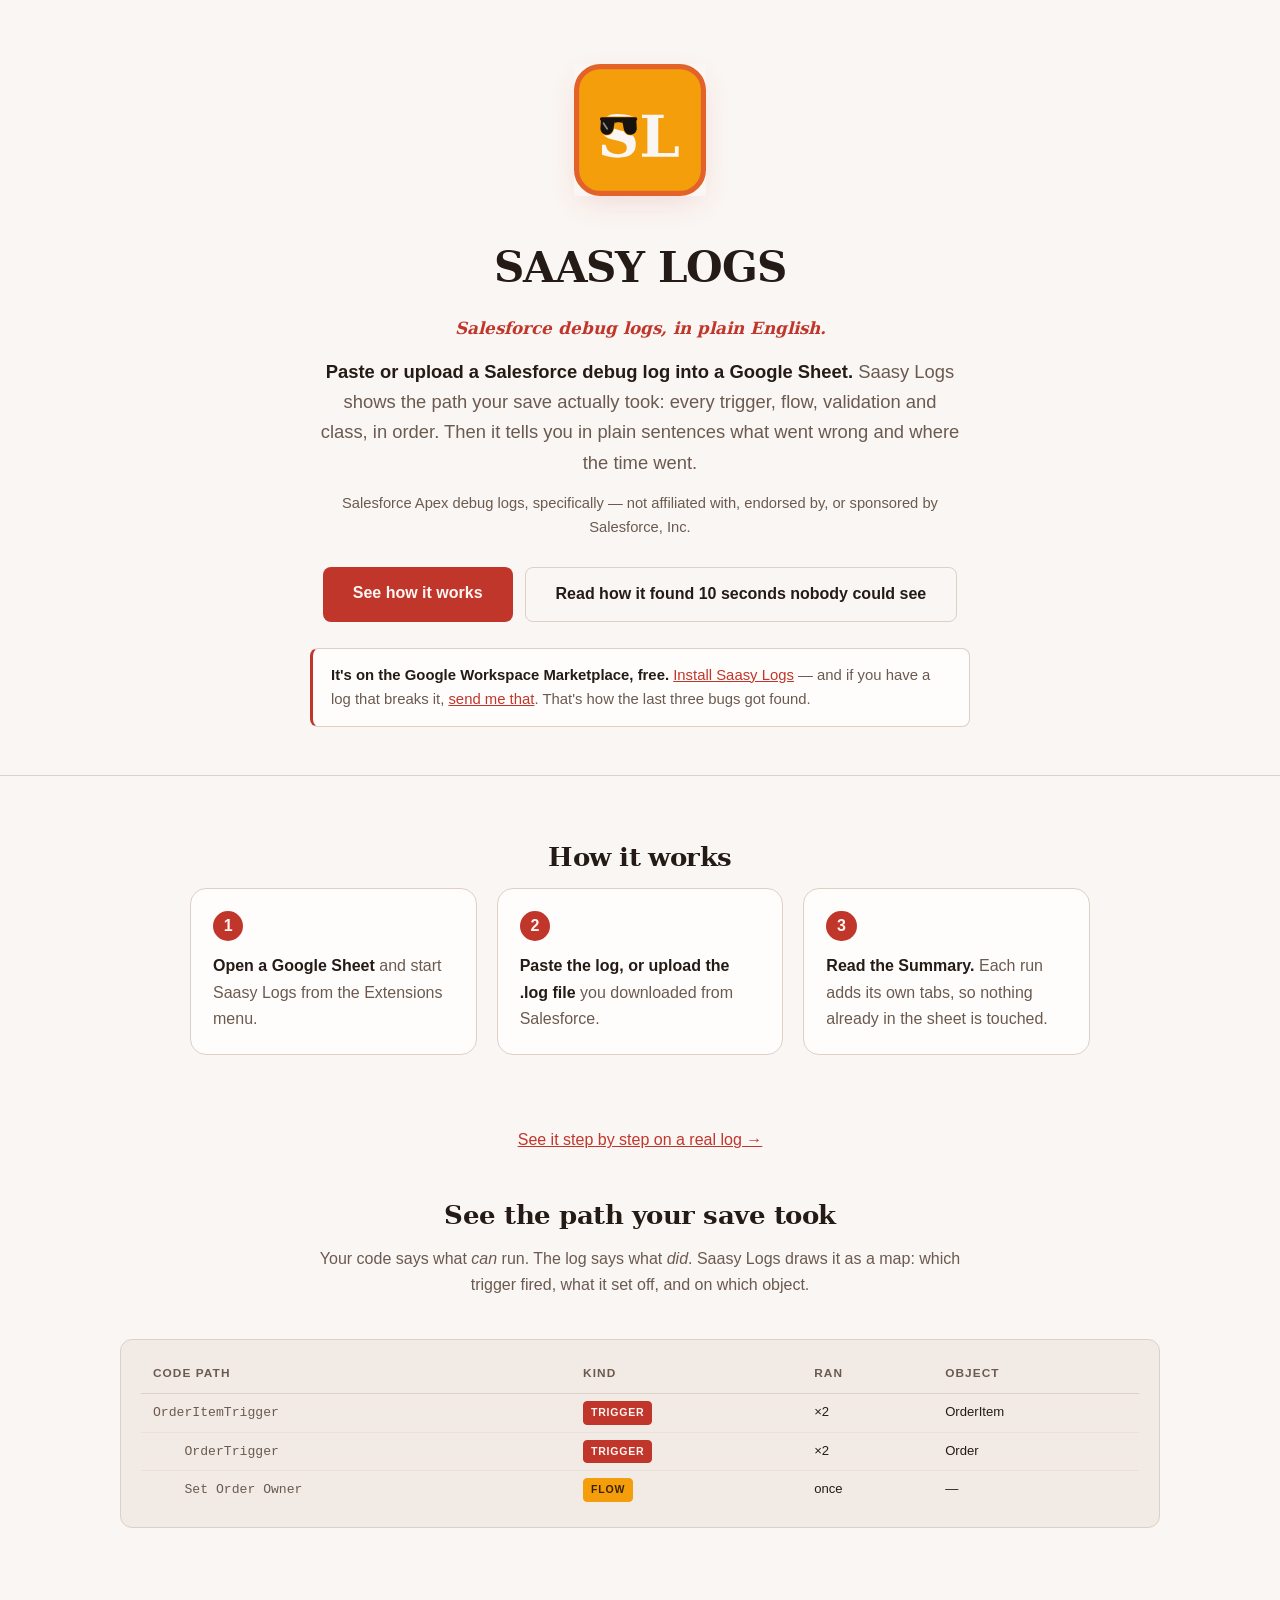
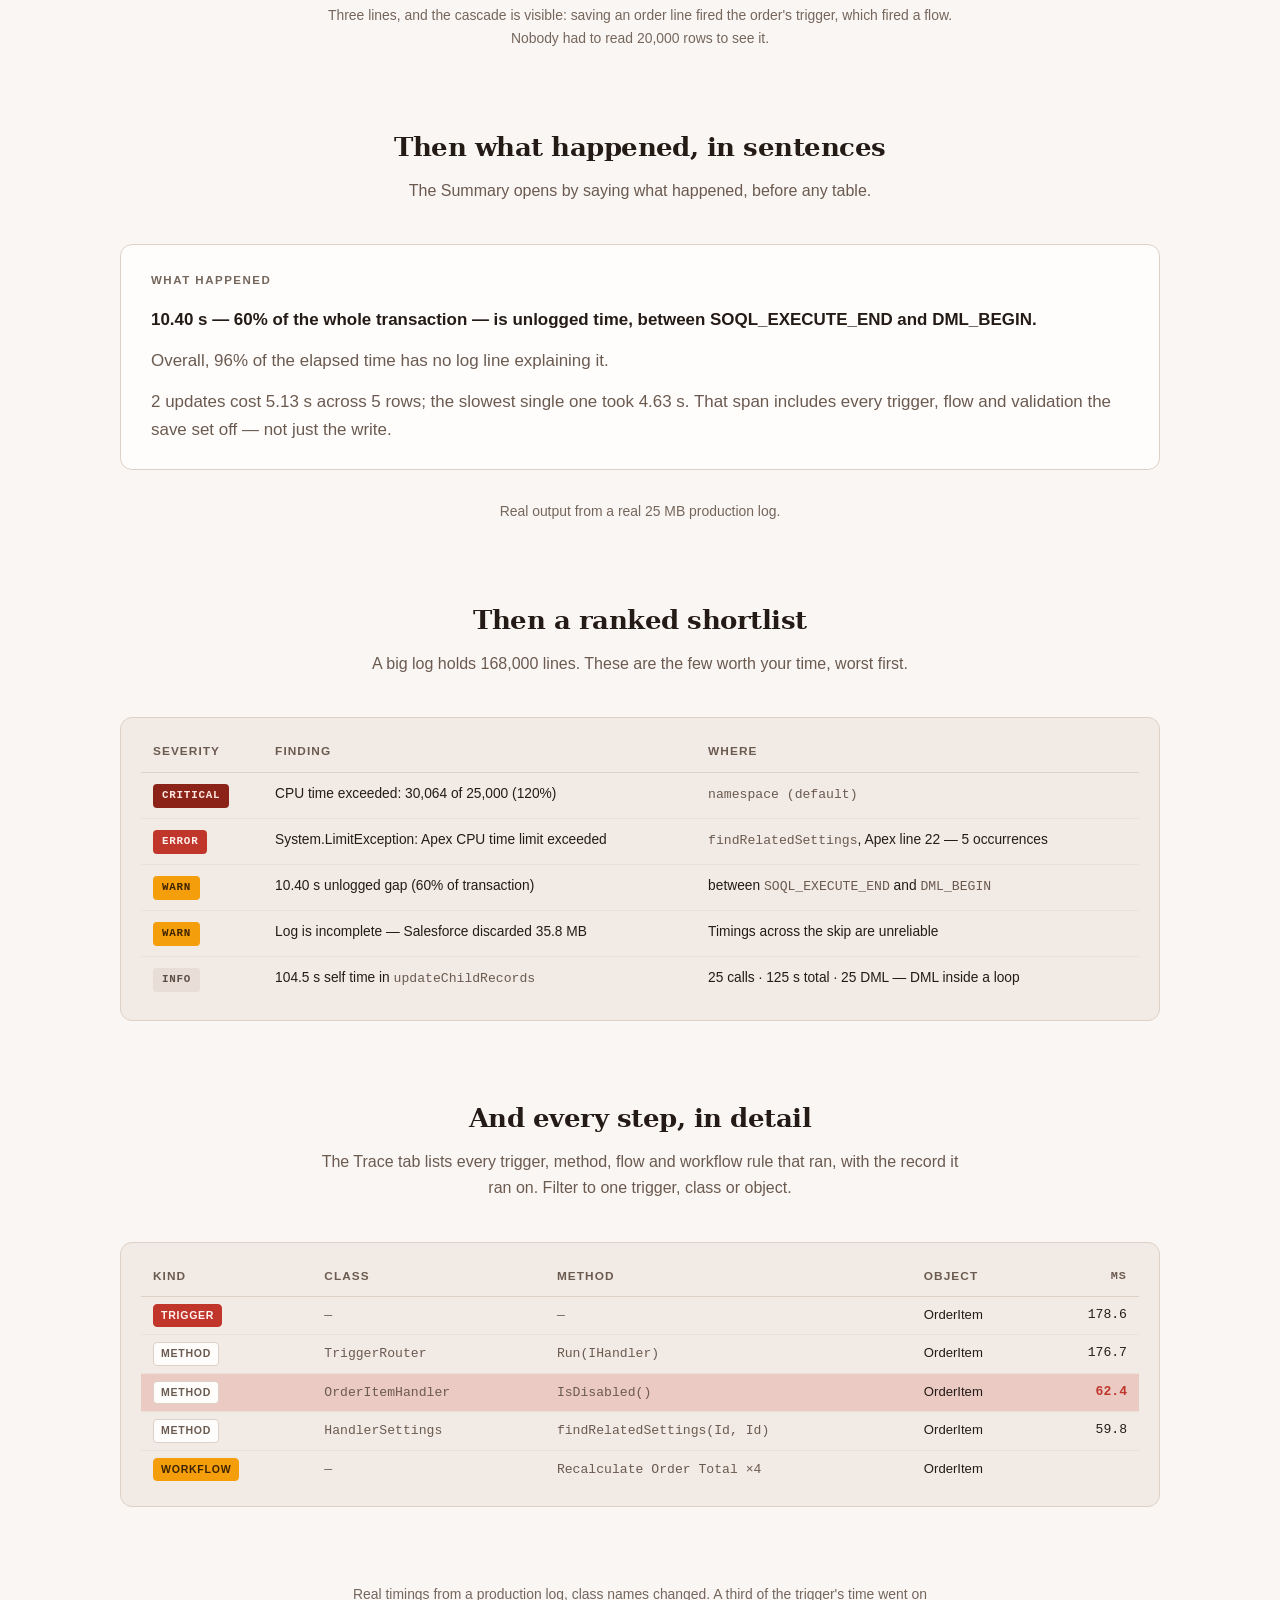
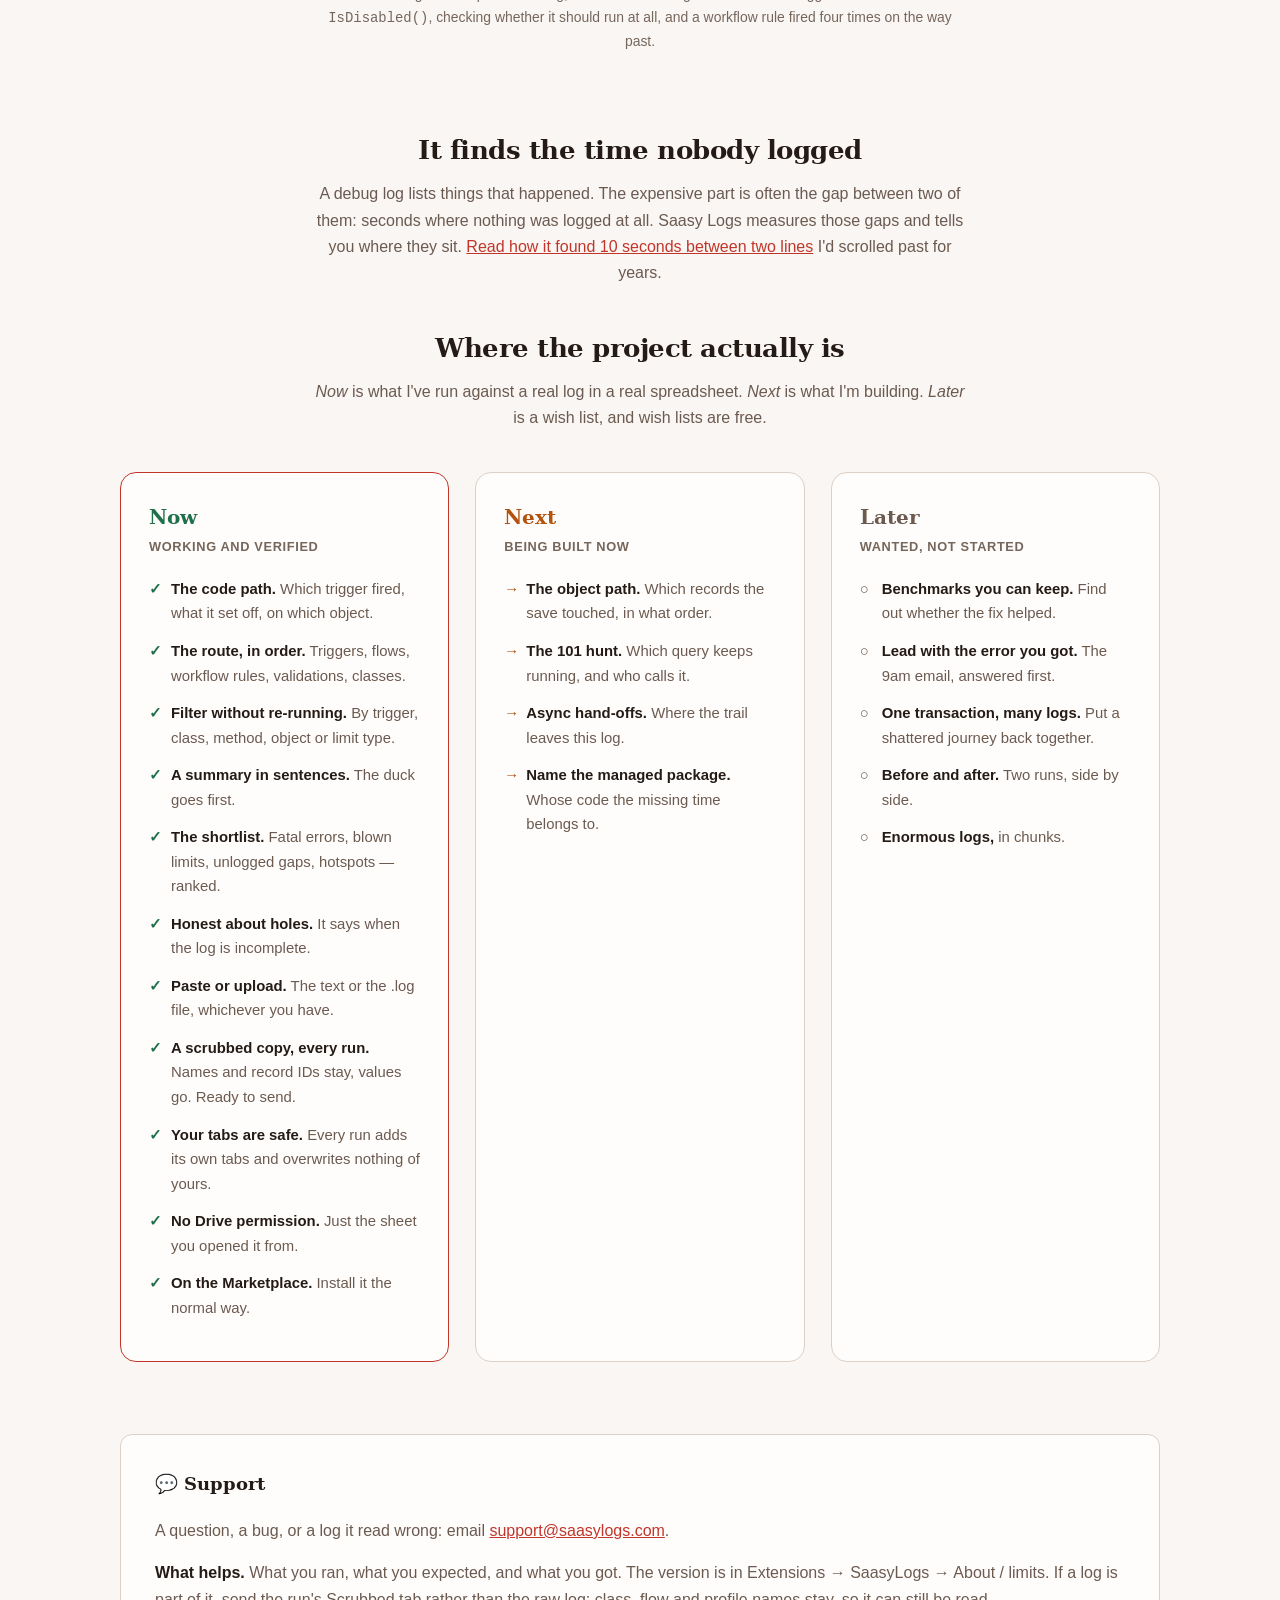
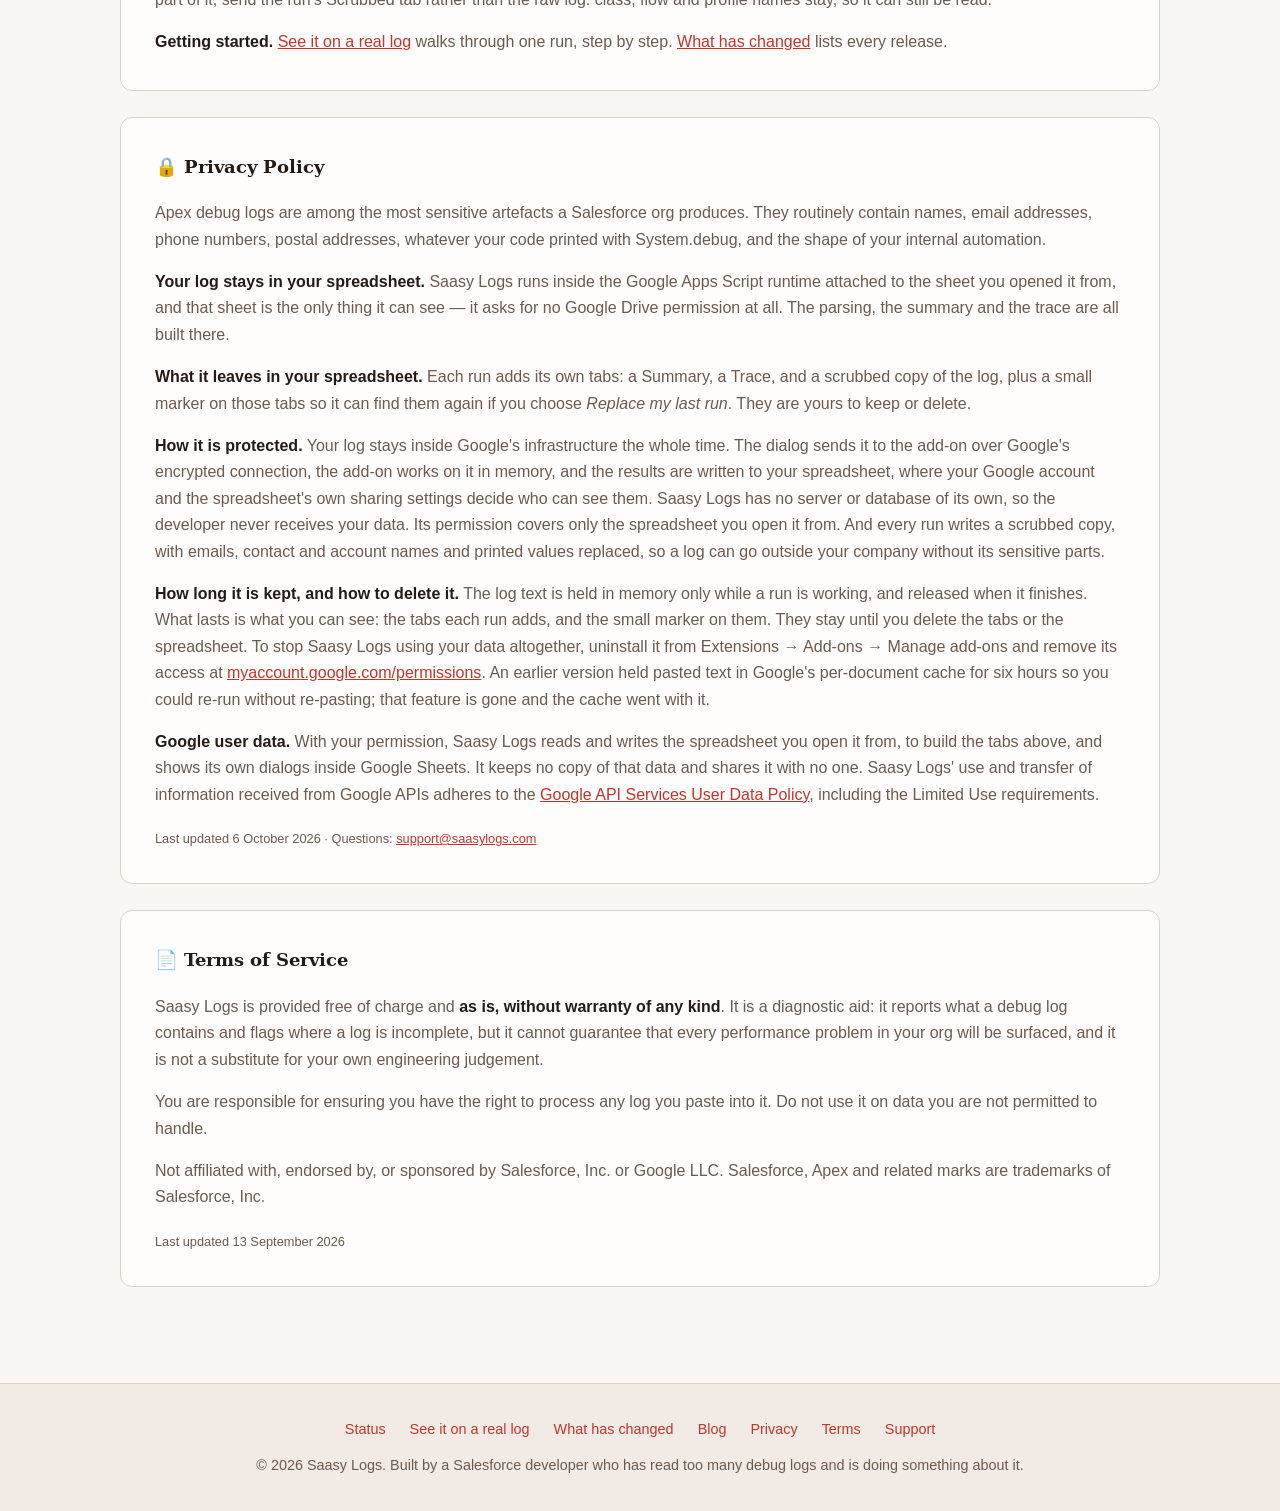
<file: index.html>
<!DOCTYPE html>
<html lang="en">
<head>
<meta charset="UTF-8">
<meta name="viewport" content="width=device-width, initial-scale=1.0">

<title>Saasy Logs — Salesforce Debug Log Analyzer for Google Sheets</title>
<meta name="description" content="Paste or upload a Salesforce debug log into a Google Sheet and see the path your save actually took: every trigger, flow and class, in order, then what went wrong and where the time went.">
<link rel="canonical" href="https://saasylogs.com/">

<!-- Two theme-colors so the browser chrome follows the user's system setting. -->
<meta name="theme-color" content="#faf6f3" media="(prefers-color-scheme: light)">
<meta name="theme-color" content="#17120f" media="(prefers-color-scheme: dark)">

<!-- Open Graph / Twitter so shared links preview properly -->
<meta property="og:type" content="website">
<meta property="og:url" content="https://saasylogs.com/">
<meta property="og:site_name" content="Saasy Logs">
<meta property="og:title" content="Saasy Logs — Salesforce Debug Log Analyzer for Google Sheets">
<meta property="og:description" content="Stop scrolling 25 MB of raw log. See which triggers, flows and workflow rules actually ran, in what order, on which records — in a spreadsheet.">
<meta name="twitter:card" content="summary_large_image">
<meta name="twitter:title" content="Saasy Logs — Salesforce Debug Log Analyzer">
<meta name="twitter:description" content="Salesforce Apex debug logs, read back as the path your transaction actually took — triggers, flows, workflow rules and classes, in the order they ran.">

<!--
  Two marks, deliberately. logo.svg is the SL monogram — Marigold with an
  Ember keyline baked into the file, because Google, Slack and LinkedIn all
  render it on backgrounds of their own and CSS reaches none of them.
  favicon.svg is the sunglasses alone, Soot on a Marigold tile: at 16-32px a
  4% keyline is sub-pixel and turns to mush, so the small mark takes its
  contrast from the tile instead, at 8.65:1.
  .ico is listed last as a fallback for browsers that ignore SVG icons.

  This used to say "the glasses left the logo - letters cannot wear sunglasses
  and still be letters." They came back on 21 Sept and they do both, but only
  because of a Marigold halo that keeps the black glass off the white letter.
  brand/README.md has the position and why it is not a free parameter.

  VERSION EACH URL INDEPENDENTLY. Browsers cache favicons far more aggressively
  than anything else on a page - often past a hard reload, sometimes
  indefinitely - so the blue mark survived the recolour on machines that had
  already seen it. Bump a number only when THAT file's bytes change:

    favicon*        v=2   unchanged since 19 Sept
    logo.svg        v=3   sunglasses, 21 Sept
    og-image.png    v=4   rebuilt twice after v=3 while the glasses moved

  og-image is the cautionary one. It went to v=3, then the image was
  regenerated twice at different glasses heights without the number moving -
  so for two commits the tag promised a file that had already changed under
  it. A regenerated asset needs a bump even when nothing in the HTML did.
-->
<link rel="icon" type="image/svg+xml" href="/brand/favicon.svg?v=2">
<link rel="apple-touch-icon" href="/brand/favicon-180.png?v=2">
<link rel="icon" type="image/png" sizes="32x32" href="/brand/favicon-32.png?v=2">
<link rel="icon" href="/brand/favicon.ico?v=2" sizes="any">
<!--
  og:image is 1200x630, not the 512 square it used to be. twitter:card above
  has always said summary_large_image, which wants roughly 1.91:1 - handed a
  square, the card either crops it or quietly downgrades. The tag claimed a
  layout the image could not fill. 1200x630 is what both LinkedIn and X read.
-->
<meta property="og:image" content="https://saasylogs.com/og-image.png?v=4">
<meta property="og:image:width" content="1200">
<meta property="og:image:height" content="630">
<meta property="og:image:alt" content="Saasy Logs: an S and L monogram wearing sunglasses, over the words Saasy Logs">
<meta name="twitter:image" content="https://saasylogs.com/og-image.png?v=4">

<link rel="stylesheet" href="/styles.css?v=5">
</head>
<body>

<header>
  <!-- ?v=3: logo.svg changed on 21 Sept (the sunglasses came back). The
       favicons below are still v=2 because those files did NOT change - the
       point of the query string is to move only when the bytes do. -->
  <img class="logo" src="/brand/logo.svg?v=3" width="132" height="132"
       alt="Saasy Logs logo: an S and L monogram wearing sunglasses">

  <h1>SAASY LOGS</h1>

  <p class="kicker">Salesforce debug logs, in plain English.</p>

  <!--
    REWRITTEN 1 Oct: readers found the page hard to digest. The hero used to
    open on an idea ("The code is what events could happen, the debug log is
    what did") and only said what the product IS about 70 words in. The gap
    idea then came back twice more further down.

    The father-in-law test still holds (see the 24 Sept note in history): a
    newcomer, or someone choosing a tool for their team, has to get it without
    ever having read a log. So: what it is and what you do, in one paragraph,
    path first per the Voice rule. The gap idea moved to its own section below,
    said once, with the blog post that makes it land.

    The SaaS pun was the kicker. It needed explaining, which a kicker cannot
    do; the name still carries it.

    Keep this in step with the Marketplace short description. One message, no
    drift.
  -->
  <p class="tagline">
    <strong>Paste or upload a Salesforce debug log into a Google Sheet.</strong>
    Saasy&nbsp;Logs shows the path your save actually took: every trigger, flow,
    validation and class, in order. Then it tells you in plain sentences what
    went wrong and where the time went.
  </p>

  <p class="scope">
    Salesforce Apex debug logs, specifically — not affiliated with, endorsed by,
    or sponsored by Salesforce,&nbsp;Inc.
  </p>

  <!--
    The second CTA points at ONE post, not the blog index.

    Randi's father-in-law — blue collar, not technical — read that post and
    found it sold the tool better than this page did. That is the data point
    that matters: a non-technical reader understood the post and did not
    understand the page. The post opens on two adjacent log lines with eleven
    seconds between them, which needs no Salesforce knowledge at all, because
    the finding is about TIME rather than about Apex.

    Sending someone to the blog index instead makes them hunt for that, and
    the index leads with whatever is newest. The footer keeps the general
    link; this one goes where the argument is.
  -->
  <div class="cta-row">
    <a href="#how" class="cta-btn">See how it works</a>
    <a href="https://salesforcegirl.hashnode.dev/logs-record-events-not-silence"
       class="cta-btn secondary">Read how it found 10&nbsp;seconds nobody could see</a>
  </div>

  <!--
    The word "beta" is gone, and not for polish. Google lists "the app is
    still being tested and not publicly ready" as a common cause of a
    Marketplace listing failing review, and the reviewer follows the link on
    the listing to this page. A page that announces it is in beta answers that
    question for them.

    What replaces it says the same true thing — it is not on the Marketplace
    yet, so getting it is a conversation — without using the word that reads
    as "unfinished". The ask for breaking logs stays; it is the most useful
    sentence on the page and it has actually worked.

    Decided 18 Nov: OAuth verification passed and the listing went in for
    Marketplace review. "Email me and I'll set you up" read as gated access to
    a reviewer, so it now says the listing is coming and email is the way in
    until then. On approval, this becomes the install link.

    Decided 19 Nov: the listing was approved and published, so the notice is
    the install link now. Email stays for logs that break it.
  -->
  <p class="notice">
    <strong>It's on the Google Workspace Marketplace, free.</strong>
    <a href="https://workspace.google.com/marketplace/app/saasy_logs/726192293541">Install
    Saasy&nbsp;Logs</a> — and if you have a log that breaks it,
    <a href="mailto:support@saasylogs.com?subject=Saasy%20Logs%20log">send me that</a>.
    That's how the last three bugs got found.
  </p>
</header>

<main>
  <div class="wrap">

    <!--
      ORDER, 1 Oct: how it works, then the path, then what happened, then the
      shortlist, then the full trace, then the gaps. Path first per the Voice
      rule and because it is the thing nobody else shows. Each heading says
      what its section holds, so the page reads from the headings alone.
    -->
    <h2 class="section-title" id="how">How it works</h2>
    <ol class="steps">
      <li><strong>Open a Google Sheet</strong> and start Saasy&nbsp;Logs from the
        Extensions menu.</li>
      <li><strong>Paste the log, or upload the .log file</strong> you downloaded
        from Salesforce.</li>
      <li><strong>Read the Summary.</strong> Each run adds its own tabs, so
        nothing already in the sheet is touched.</li>
    </ol>
    <p class="section-sub"><a href="/see/">See it step by step on a real log &rarr;</a></p>

    <h2 class="section-title">See the path your save took</h2>
    <p class="section-sub">
      Your code says what <em>can</em> run. The log says what <em>did</em>.
      Saasy&nbsp;Logs draws it as a map: which trigger fired, what it set off,
      and on which object.
    </p>

    <!--
      Real shape from a real log: a line-item trigger fires the parent's
      trigger, which fires a flow. Names are invented (the originals belong to
      somebody's org) and the timings are left off, because the per-step totals
      add up across repeated runs and read as nonsense out of context.
    -->
    <div class="sample">
      <table class="trace">
        <caption class="sr-only">Example code path: the top-level steps a save went through</caption>
        <thead>
          <tr><th>Code path</th><th>Kind</th><th>Ran</th><th>Object</th></tr>
        </thead>
        <tbody>
          <tr><td><code>OrderItemTrigger</code></td><td><span class="k k-trig">Trigger</span></td><td>×2</td><td>OrderItem</td></tr>
          <tr><td><code>&nbsp;&nbsp;&nbsp;&nbsp;OrderTrigger</code></td><td><span class="k k-trig">Trigger</span></td><td>×2</td><td>Order</td></tr>
          <tr><td><code>&nbsp;&nbsp;&nbsp;&nbsp;Set Order Owner</code></td><td><span class="k k-wf">Flow</span></td><td>once</td><td>—</td></tr>
        </tbody>
      </table>
    </div>

    <p class="story-note">
      Three lines, and the cascade is visible: saving an order line fired the
      order's trigger, which fired a flow. Nobody had to read 20,000 rows to see it.
    </p>

    <h2 class="section-title">Then what happened, in sentences</h2>
    <p class="section-sub">
      The Summary opens by saying what happened, before any table.
    </p>

    <div class="story">
      <div class="story-head">What happened</div>
      <p class="lead">
        10.40&nbsp;s — 60% of the whole transaction — is unlogged time, between
        SOQL_EXECUTE_END and DML_BEGIN.
      </p>
      <p class="rest">
        Overall, 96% of the elapsed time has no log line explaining it.
      </p>
      <p class="rest">
        2 updates cost 5.13&nbsp;s across 5 rows; the slowest single one took
        4.63&nbsp;s. That span includes every trigger, flow and validation the save
        set off — not just the write.
      </p>
    </div>

    <p class="story-note">
      Real output from a real 25&nbsp;MB production log.
    </p>

    <h2 class="section-title">Then a ranked shortlist</h2>
    <p class="section-sub">
      A big log holds 168,000 lines. These are the few worth your time, worst first.
    </p>

    <div class="sample">
      <table>
        <caption class="sr-only">Example ranked findings from a debug log</caption>
        <thead>
          <tr><th scope="col">Severity</th><th scope="col">Finding</th><th scope="col">Where</th></tr>
        </thead>
        <tbody>
          <tr>
            <td><span class="sev sev-crit">CRITICAL</span></td>
            <td>CPU time exceeded: 30,064 of 25,000 (120%)</td>
            <td><code>namespace (default)</code></td>
          </tr>
          <tr>
            <td><span class="sev sev-err">ERROR</span></td>
            <td>System.LimitException: Apex CPU time limit exceeded</td>
            <td><code>findRelatedSettings</code>, Apex line 22 — 5 occurrences</td>
          </tr>
          <tr>
            <td><span class="sev sev-warn">WARN</span></td>
            <td>10.40 s unlogged gap (60% of transaction)</td>
            <td>between <code>SOQL_EXECUTE_END</code> and <code>DML_BEGIN</code></td>
          </tr>
          <tr>
            <td><span class="sev sev-warn">WARN</span></td>
            <td>Log is incomplete — Salesforce discarded 35.8 MB</td>
            <td>Timings across the skip are unreliable</td>
          </tr>
          <tr>
            <td><span class="sev sev-info">INFO</span></td>
            <td>104.5 s self time in <code>updateChildRecords</code></td>
            <td>25 calls · 125 s total · 25 DML — DML inside a loop</td>
          </tr>
        </tbody>
      </table>
    </div>

    <h2 class="section-title">And every step, in detail</h2>
    <p class="section-sub">
      The Trace tab lists every trigger, method, flow and workflow rule that ran,
      with the record it ran on. Filter to one trigger, class or object.
    </p>

    <div class="sample">
      <table class="trace">
        <caption class="sr-only">Excerpt of a trace, inside a trigger</caption>
        <thead>
          <tr><th>Kind</th><th>Class</th><th>Method</th><th>Object</th><th class="num">ms</th></tr>
        </thead>
        <tbody>
          <tr><td><span class="k k-trig">Trigger</span></td><td><code>—</code></td><td><code>—</code></td><td>OrderItem</td><td class="num">178.6</td></tr>
          <tr><td><span class="k">Method</span></td><td><code>TriggerRouter</code></td><td><code>Run(IHandler)</code></td><td>OrderItem</td><td class="num">176.7</td></tr>
          <tr class="hot"><td><span class="k">Method</span></td><td><code>OrderItemHandler</code></td><td><code>IsDisabled()</code></td><td>OrderItem</td><td class="num">62.4</td></tr>
          <tr><td><span class="k">Method</span></td><td><code>HandlerSettings</code></td><td><code>findRelatedSettings(Id, Id)</code></td><td>OrderItem</td><td class="num">59.8</td></tr>
          <tr><td><span class="k k-wf">Workflow</span></td><td><code>—</code></td><td><code>Recalculate Order Total ×4</code></td><td>OrderItem</td><td class="num"></td></tr>
        </tbody>
      </table>
    </div>

    <p class="story-note">
      Real timings from a production log, class names changed. A third of the
      trigger's time went on <code>IsDisabled()</code>, checking whether it should
      run at all, and a workflow rule fired four times on the way past.
    </p>

    <h2 class="section-title">It finds the time nobody logged</h2>
    <p class="section-sub">
      A debug log lists things that happened. The expensive part is often the
      gap between two of them: seconds where nothing was logged at all. Saasy&nbsp;Logs
      measures those gaps and tells you where they sit.
      <a href="https://salesforcegirl.hashnode.dev/logs-record-events-not-silence">Read
      how it found 10&nbsp;seconds between two lines</a> I'd scrolled past for years.
    </p>

    <h2 class="section-title" id="status">Where the project actually is</h2>
    <p class="section-sub">
      <em>Now</em> is what I've run against a real log in a real spreadsheet.
      <em>Next</em> is what I'm building. <em>Later</em> is a wish list, and wish
      lists are free.
    </p>

    <div class="stage-grid">

      <!--
        "Scrub before you share. You choose what it keeps." was here until
        24 Sept and it was false. The opt-in flags it referred to
        (aliasApexNames, aliasSchema, aliasIds) exist only as Node CLI
        arguments — the add-on dialog calls scrubLog(text, {}) and offers no
        choice at all. A Now list headed "Working and verified" is the worst
        place on the site to overstate, and this one invited a reader to look
        for a control that is not there.

        What replaces it is two checkable facts, taken from the KEPT/REPLACED
        header in Scrub.gs: names and record IDs survive a default scrub,
        values do not. The tab is new as of the v0.2.0 push.
      -->
      <div class="stage-card is-now">
        <div class="stage-name now">Now</div>
        <div class="stage-sub">Working and verified</div>
        <ul class="feature-list">
          <li><strong>The code path.</strong> Which trigger fired, what it set off, on which object.</li>
          <li><strong>The route, in order.</strong> Triggers, flows, workflow rules, validations, classes.</li>
          <li><strong>Filter without re-running.</strong> By trigger, class, method, object or limit type.</li>
          <li><strong>A summary in sentences.</strong> The duck goes first.</li>
          <li><strong>The shortlist.</strong> Fatal errors, blown limits, unlogged gaps, hotspots — ranked.</li>
          <li><strong>Honest about holes.</strong> It says when the log is incomplete.</li>
          <li><strong>Paste or upload.</strong> The text or the .log file, whichever you have.</li>
          <li><strong>A scrubbed copy, every run.</strong> Names and record IDs stay, values go. Ready to send.</li>
          <li><strong>Your tabs are safe.</strong> Every run adds its own tabs and overwrites nothing of yours.</li>
          <li><strong>No Drive permission.</strong> Just the sheet you opened it from.</li>
          <li><strong>On the Marketplace.</strong> Install it the normal way.</li>
        </ul>
      </div>

      <div class="stage-card is-next">
        <div class="stage-name next">Next</div>
        <div class="stage-sub">Being built now</div>
        <ul class="feature-list">
          <li><strong>The object path.</strong> Which records the save touched, in what order.</li>
          <li><strong>The 101 hunt.</strong> Which query keeps running, and who calls it.</li>
          <li><strong>Async hand-offs.</strong> Where the trail leaves this log.</li>
          <li><strong>Name the managed package.</strong> Whose code the missing time belongs to.</li>
        </ul>
      </div>

      <div class="stage-card is-later">
        <div class="stage-name later">Later</div>
        <div class="stage-sub">Wanted, not started</div>
        <ul class="feature-list">
          <li><strong>Benchmarks you can keep.</strong> Find out whether the fix helped.</li>
          <li><strong>Lead with the error you got.</strong> The 9am email, answered first.</li>
          <li><strong>One transaction, many logs.</strong> Put a shattered journey back together.</li>
          <li><strong>Before and after.</strong> Two runs, side by side.</li>
          <li><strong>Enormous logs,</strong> in chunks.</li>
        </ul>
      </div>



    </div>

    <!-- 4 Oct, for the Marketplace listing's Support URL. Until now the only
         contact was a mailto in the footer, and the listing needs a support
         link that lands on support, not on the homepage generally. -->
    <section class="legal-section" id="support">
      <h3>💬 Support</h3>
      <p>
        A question, a bug, or a log it read wrong: email
        <a href="mailto:support@saasylogs.com?subject=Saasy%20Logs%20support">support@saasylogs.com</a>.
      </p>
      <p>
        <strong>What helps.</strong> What you ran, what you expected, and what
        you got. The version is in Extensions → SaasyLogs → About / limits. If a
        log is part of it, send the run's Scrubbed tab rather than the raw log:
        class, flow and profile names stay, so it can still be read.
      </p>
      <p>
        <strong>Getting started.</strong> <a href="/see/">See it on a real log</a>
        walks through one run, step by step. <a href="/changes/">What has
        changed</a> lists every release.
      </p>
    </section>

    <section class="legal-section" id="privacy">
      <h3>🔒 Privacy Policy</h3>
      <p>
        Apex debug logs are among the most sensitive artefacts a Salesforce org
        produces. They routinely contain names, email addresses, phone numbers,
        postal addresses, whatever your code printed with System.debug, and the
        shape of your internal automation.
      </p>
      <!--
        Rewritten 24 Sept against the Tone rule about arguing with an
        accusation nobody made. The old version ran: "does not collect, store,
        transmit or receive" / "makes no external network requests" / "contains
        no analytics or tracking" / "requests no Google Drive permission" /
        "We operate no server and hold no account" / "no data of yours ever
        reaches us" — seven denials, and the reader ends up wondering who we
        were arguing with. Randi, 24 Sept: "i really dont like the arguments to
        no one".

        Same facts, stated as what happens. "It runs inside the spreadsheet you
        opened it from" IS "there is no server", and it is the version a reader
        can picture. The scope sentence does the work the Drive denial was
        doing, and it is checkable — the consent screen lists it.

        One denial survives on purpose: the cache. That one answers a real
        question, because an earlier version DID keep text for six hours, and
        anyone who used it then is owed the change. A denial earns its place
        when it corrects something the reader might actually believe.
      -->
      <p>
        <strong>Your log stays in your spreadsheet.</strong> Saasy Logs runs
        inside the Google Apps Script runtime attached to the sheet you opened
        it from, and that sheet is the only thing it can see — it asks for no
        Google Drive permission at all. The parsing, the summary and the trace
        are all built there.
      </p>
      <!-- 1 Oct: what each run leaves behind is in the user's own file, but a
           privacy policy should still say what gets written, not only what
           does not. -->
      <p>
        <strong>What it leaves in your spreadsheet.</strong> Each run adds its
        own tabs: a Summary, a Trace, and a scrubbed copy of the log, plus a
        small marker on those tabs so it can find them again if you choose
        <em>Replace my last run</em>. They are yours to keep or delete.
      </p>
      <!-- 6 Oct. Google's privacy review flagged: "does not specify any data
           protection mechanisms for sensitive data". Its list of common
           issues also names retention and deletion, which this section only
           implied, so both are answered here. This also retires "Nothing is
           kept anywhere else", the denial parked since 4 Oct; the cache
           history moves into the retention paragraph, where it corrects
           something an earlier user might believe. Checked against the code
           6 Oct: no CacheService, PropertiesService, UrlFetchApp or logging
           in the add-on; the only stored thing besides the tabs is the
           developer-metadata marker. -->
      <p>
        <strong>How it is protected.</strong> Your log stays inside Google's
        infrastructure the whole time. The dialog sends it to the add-on over
        Google's encrypted connection, the add-on works on it in memory, and
        the results are written to your spreadsheet, where your Google account
        and the spreadsheet's own sharing settings decide who can see them.
        Saasy Logs has no server or database of its own, so the developer
        never receives your data. Its permission covers only the spreadsheet
        you open it from. And every run writes a scrubbed copy, with emails,
        contact and account names and printed values replaced, so a log can
        go outside your company without its sensitive parts.
      </p>
      <p>
        <strong>How long it is kept, and how to delete it.</strong> The log
        text is held in memory only while a run is working, and released when
        it finishes. What lasts is what you can see: the tabs each run adds,
        and the small marker on them. They stay until you delete the tabs or
        the spreadsheet. To stop Saasy Logs using your data altogether,
        uninstall it from Extensions → Add-ons → Manage add-ons and remove its
        access at
        <a href="https://myaccount.google.com/permissions">myaccount.google.com/permissions</a>.
        An earlier version held pasted text in Google's per-document cache for
        six hours so you could re-run without re-pasting; that feature is gone
        and the cache went with it.
      </p>
      <!-- 4 Oct, submitted for OAuth verification. Google's reviewers check
           the privacy policy for three things this section only implied: what
           Google user data is accessed, whether it is shared, and the Limited
           Use statement. Stated plainly here because the reviewer asks; that
           is the question these sentences answer, so they are not arguing
           with nobody. -->
      <p>
        <strong>Google user data.</strong> With your permission, Saasy Logs
        reads and writes the spreadsheet you open it from, to build the tabs
        above, and shows its own dialogs inside Google Sheets. It keeps no copy
        of that data and shares it with no one. Saasy Logs' use and transfer
        of information received from Google APIs adheres to the
        <a href="https://developers.google.com/terms/api-services-user-data-policy">Google
        API Services User Data Policy</a>, including the Limited Use
        requirements.
      </p>
      <p class="updated">Last updated 6 October 2026 · Questions: <a href="mailto:support@saasylogs.com">support@saasylogs.com</a></p>
    </section>

    <section class="legal-section" id="terms">
      <h3>📄 Terms of Service</h3>
      <p>
        Saasy Logs is provided free of charge and <strong>as is, without warranty of
        any kind</strong>. It is a diagnostic aid: it reports what a debug log
        contains and flags where a log is incomplete, but it cannot guarantee that
        every performance problem in your org will be surfaced, and it is not a
        substitute for your own engineering judgement.
      </p>
      <p>
        You are responsible for ensuring you have the right to process any log you
        paste into it. Do not use it on data you are not permitted to handle.
      </p>
      <p>
        Not affiliated with, endorsed by, or sponsored by Salesforce, Inc. or Google
        LLC. Salesforce, Apex and related marks are trademarks of Salesforce, Inc.
      </p>
      <p class="updated">Last updated 13 September 2026</p>
    </section>

  </div>
</main>

<footer>
  <nav aria-label="Footer">
    <a href="#status">Status</a>
    <a href="/see/">See it on a real log</a>
    <a href="/changes/">What has changed</a>
    <a href="https://salesforcegirl.hashnode.dev/">Blog</a>
    <a href="#privacy">Privacy</a>
    <a href="#terms">Terms</a>
    <a href="#support">Support</a>
  </nav>
  <p>&copy; 2026 Saasy Logs. Built by a Salesforce developer who has read too many debug logs and is doing something about it.</p>
</footer>

</body>
</html>
</file>
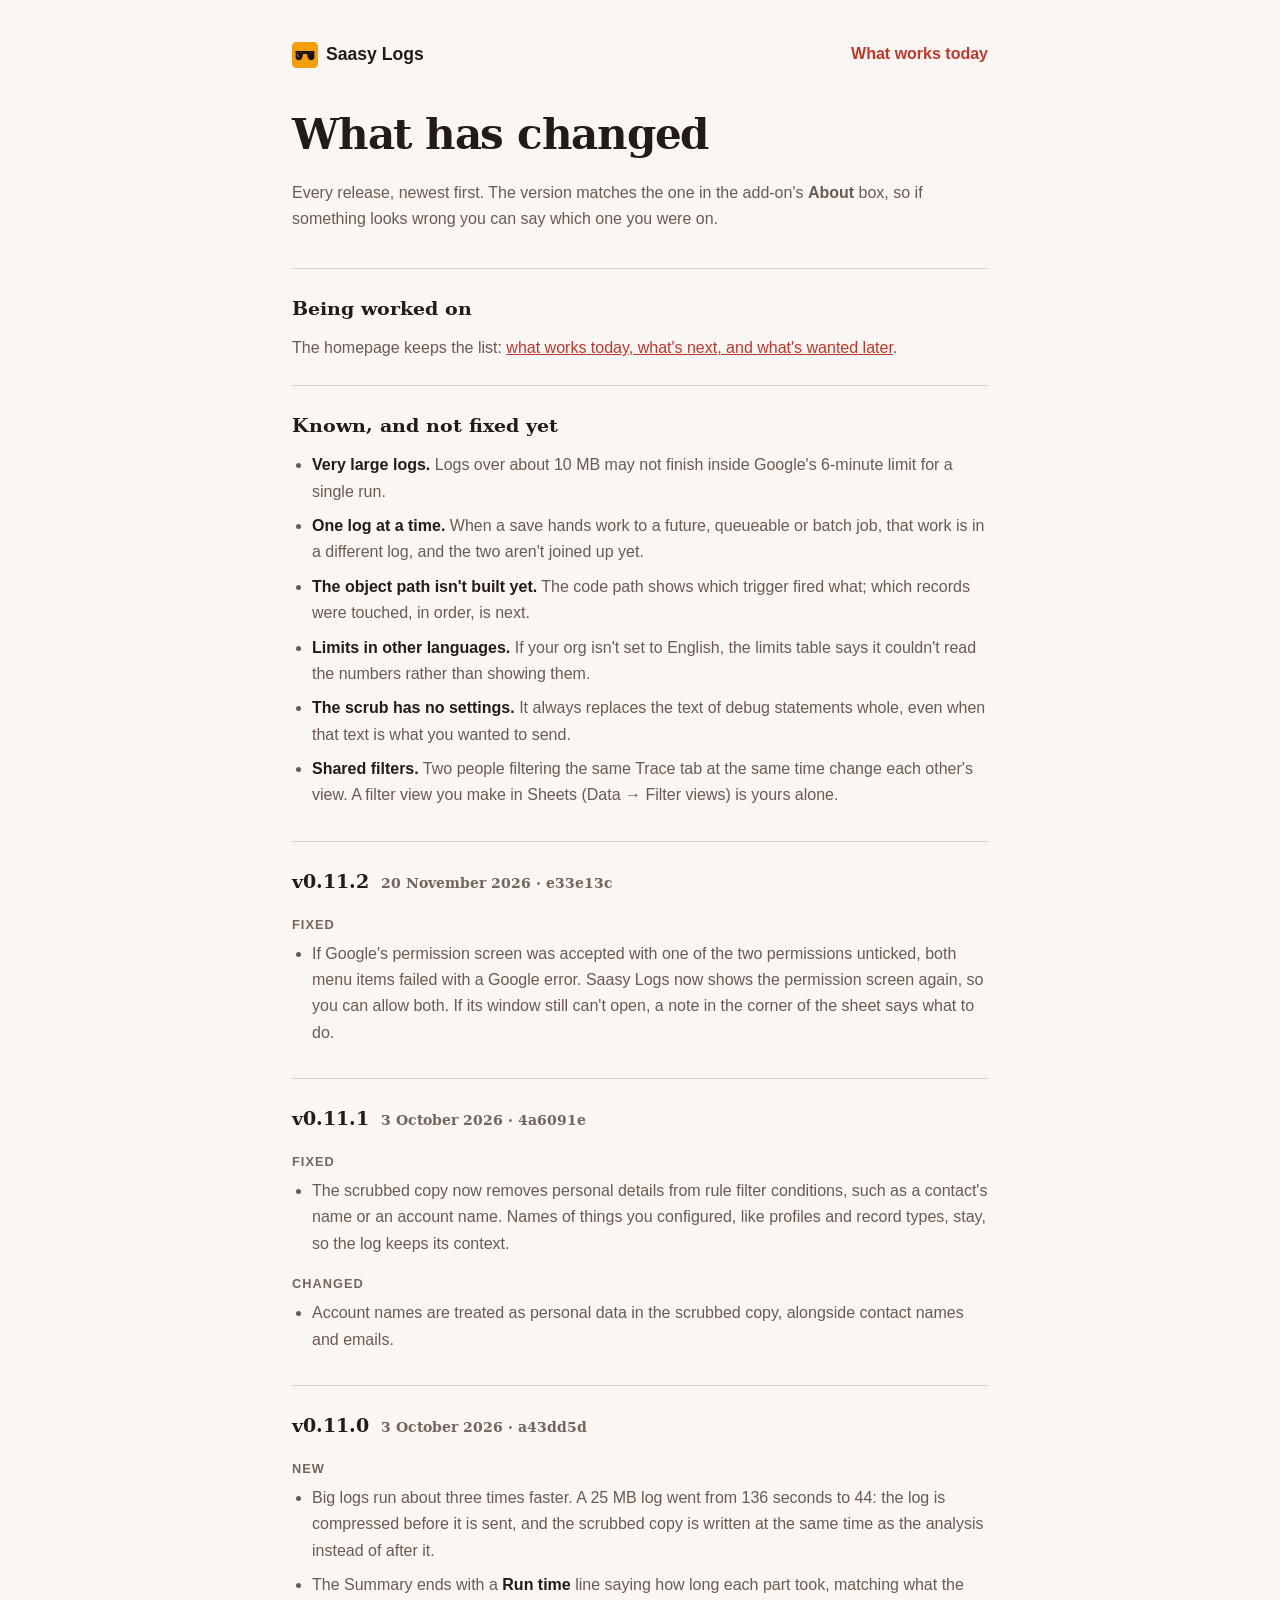
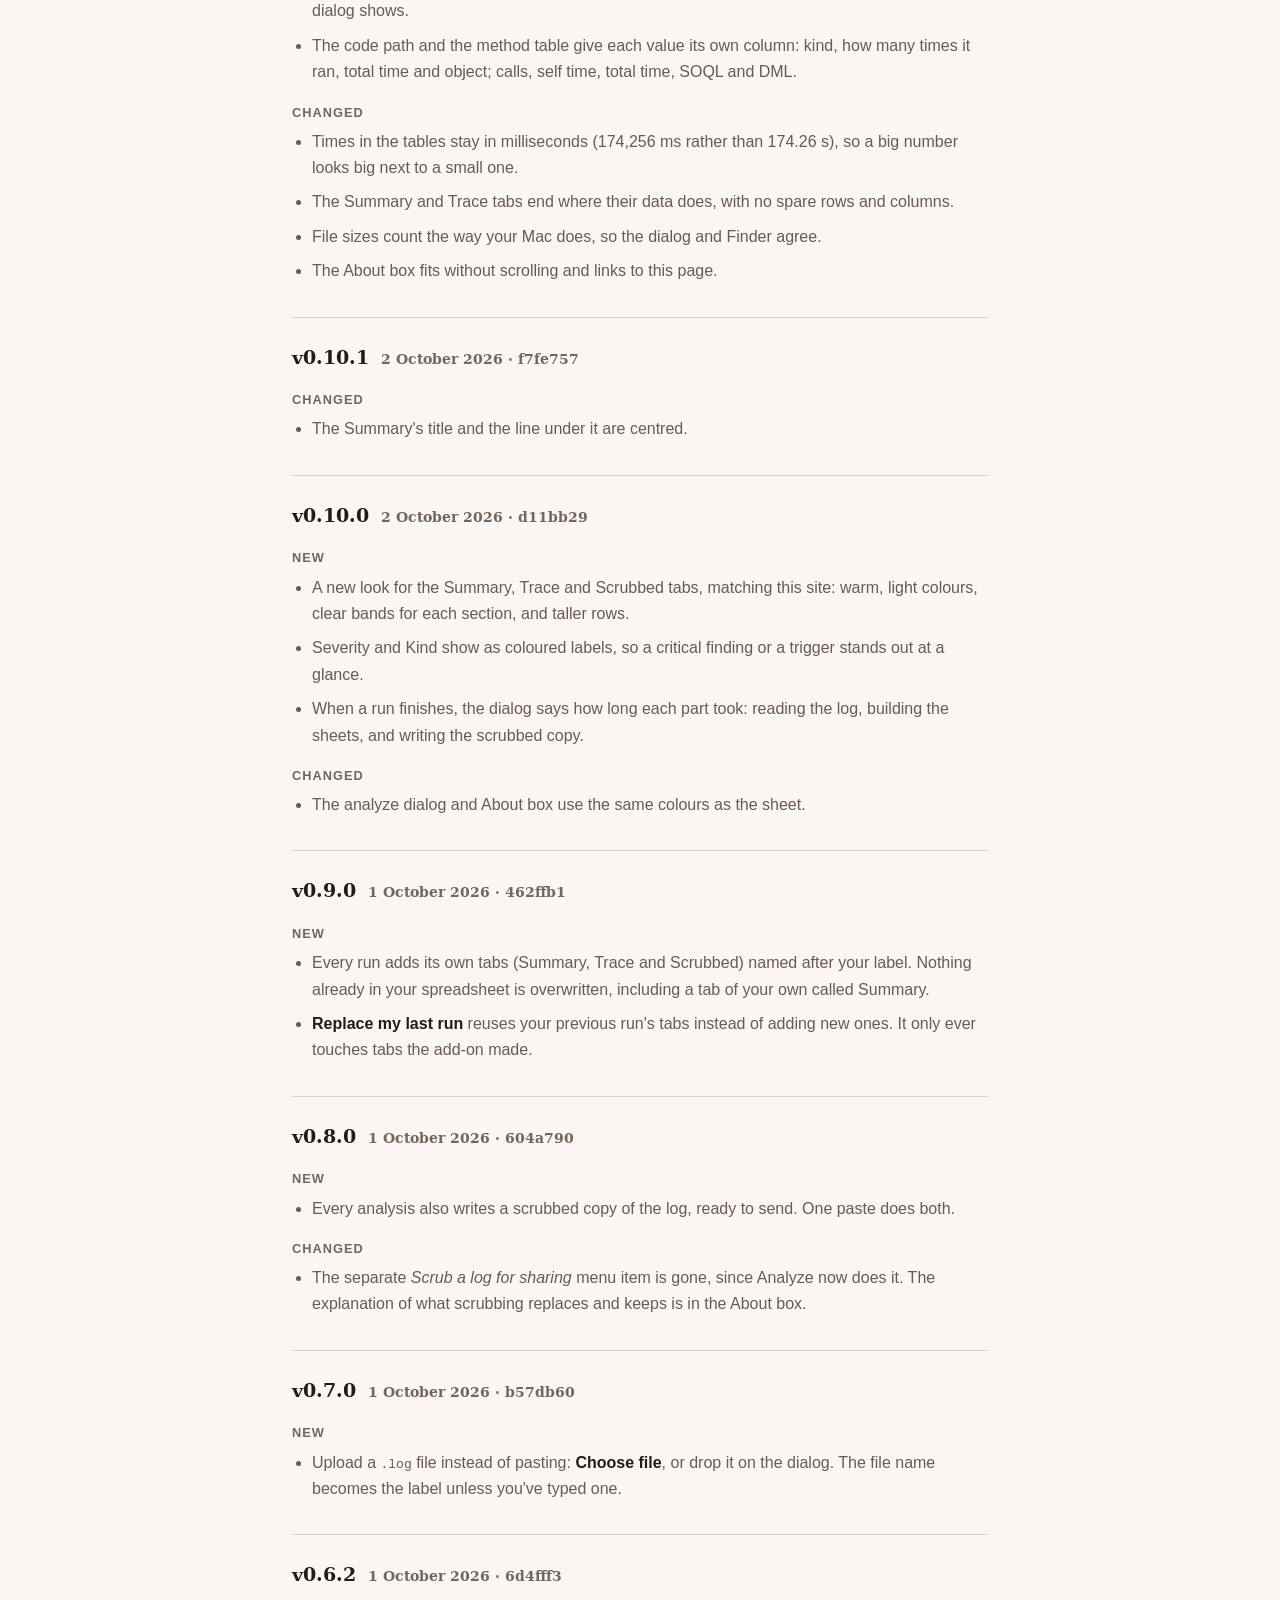
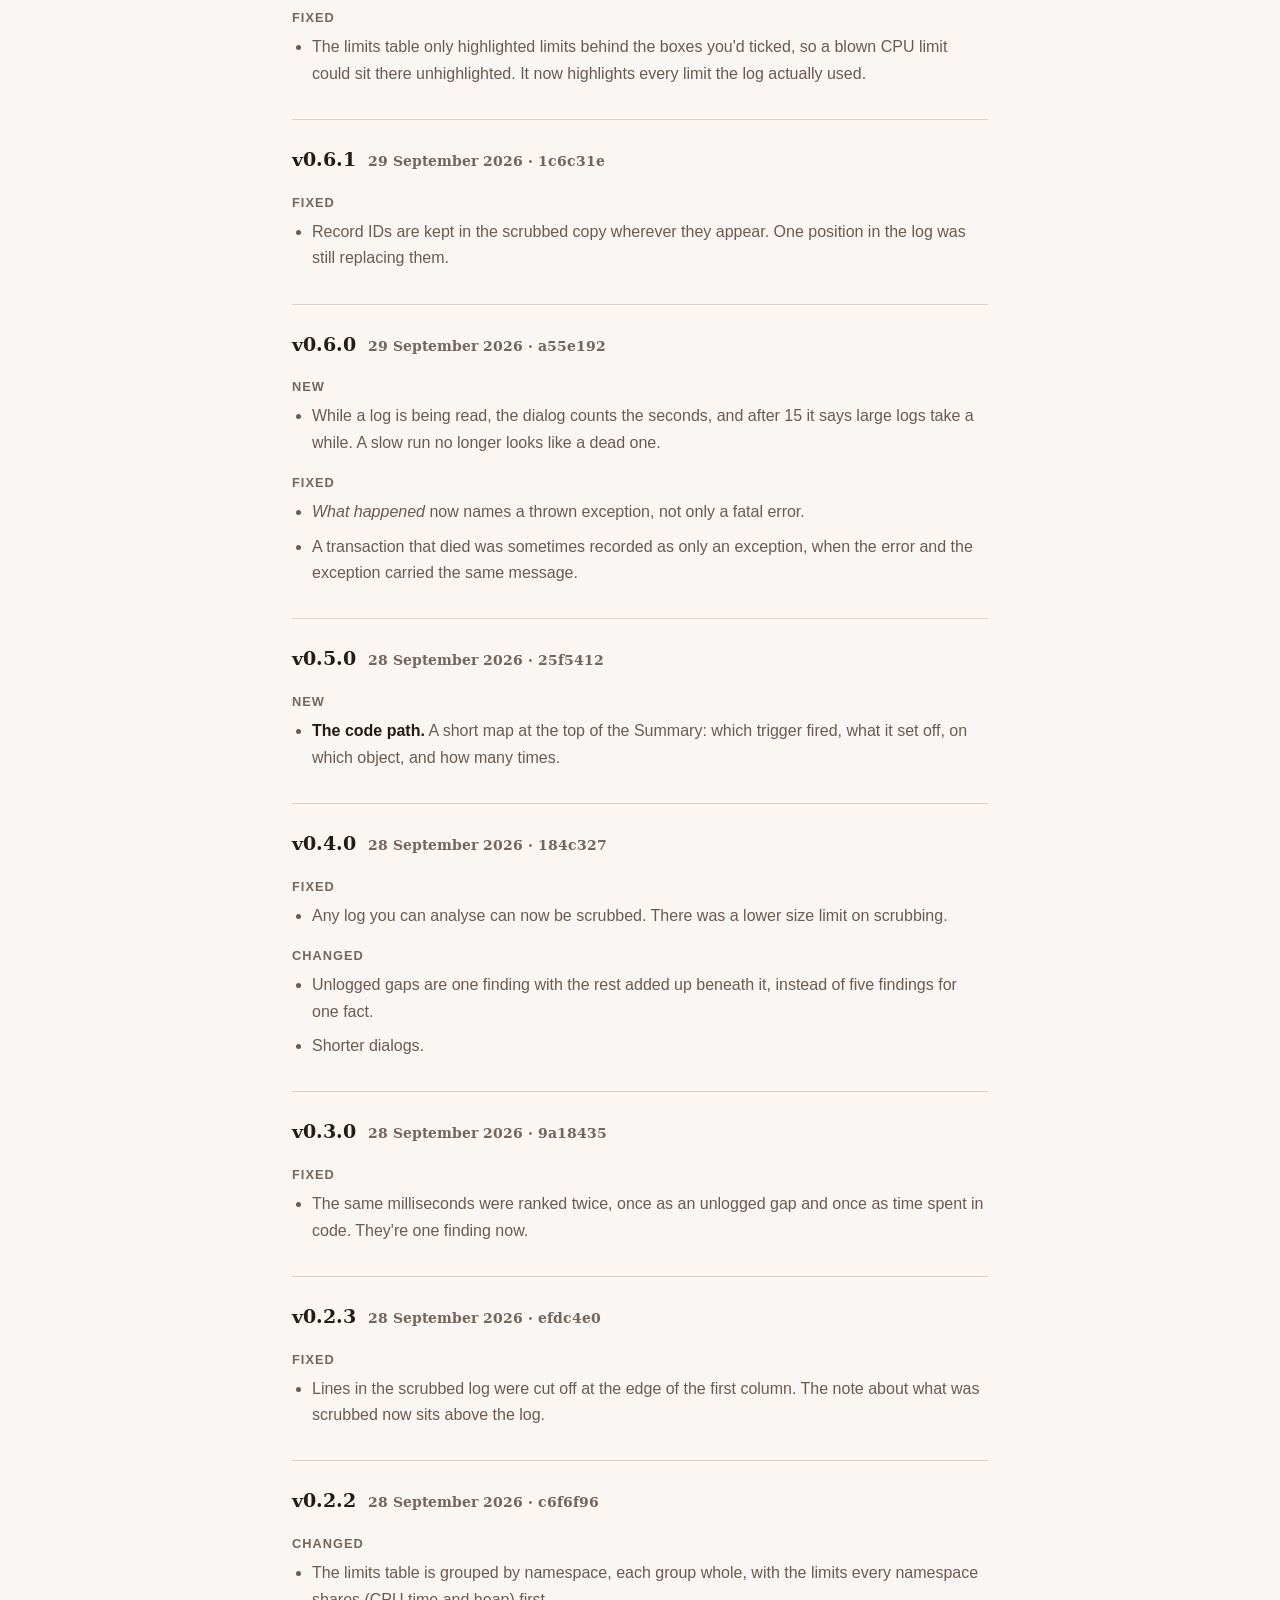
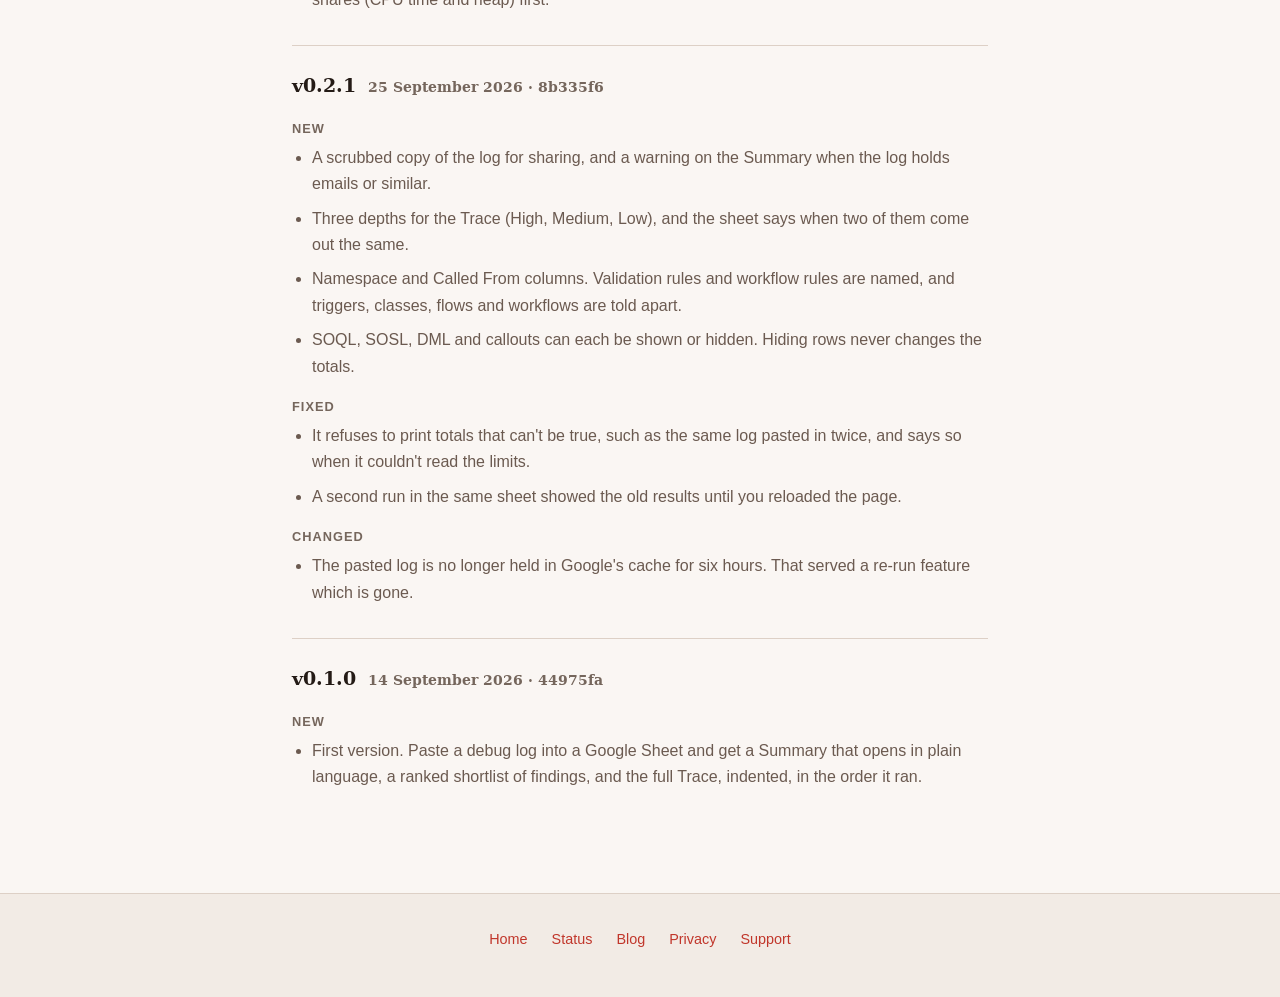
<file: changes/index.html>
<!DOCTYPE html>
<html lang="en">
<head>
<meta charset="UTF-8">
<meta name="viewport" content="width=device-width, initial-scale=1.0">
<title>Saasy Logs — what has changed</title>
<meta name="description" content="Every Saasy Logs release, newest first: what is new, what was fixed, what is known to be wrong, and what is being worked on next.">
<link rel="canonical" href="https://saasylogs.com/changes/">
<meta name="theme-color" content="#faf6f3" media="(prefers-color-scheme: light)">
<meta name="theme-color" content="#17120f" media="(prefers-color-scheme: dark)">
<link rel="icon" type="image/svg+xml" href="/brand/favicon.svg?v=2">
<link rel="icon" href="/brand/favicon.ico?v=2" sizes="any">
<link rel="stylesheet" href="/styles.css?v=5">
</head>
<body>

<!--
  WHAT HAS CHANGED (#86), 1 Oct. Same shape as DwelLogs' /changes/.

  THIS REPO IS PUBLIC AND THE APP REPO IS NOT. Entries describe what changed
  for the person using the add-on, in plain words. Nothing here is copied
  from commit messages, cards or internal notes, and no class, method or
  object name from a real org ever appears.

  KEEP IT CURRENT: every app release adds an entry at the top, in the same
  push as the tag. The version is the one the About dialog shows, so a bug
  report can name it; the short hash is the app commit it was tagged on.
  A release missing here is worse than no page, because it reads as nothing
  having changed.
-->

<div class="changes">
  <p class="wordmark">
    <a class="home" href="/"><img src="/brand/favicon.svg?v=2" width="26" height="26" alt=""><b>Saasy&nbsp;Logs</b></a>
    <a class="top" href="/#status">What works today</a>
  </p>

  <h1>What has changed</h1>
  <p class="lede">
    Every release, newest first. The version matches the one in the add-on's
    <strong>About</strong> box, so if something looks wrong you can say which
    one you were on.
  </p>

  <section class="change-block">
    <h2>Being worked on</h2>
    <p>
      The homepage keeps the list: <a href="/#status">what works today, what's
      next, and what's wanted later</a>.
    </p>
  </section>

  <section class="change-block">
    <h2>Known, and not fixed yet</h2>
    <ul>
      <li><strong>Very large logs.</strong> Logs over about 10&nbsp;MB may not finish
        inside Google's 6-minute limit for a single run.</li>
      <li><strong>One log at a time.</strong> When a save hands work to a future,
        queueable or batch job, that work is in a different log, and the two
        aren't joined up yet.</li>
      <li><strong>The object path isn't built yet.</strong> The code path shows which
        trigger fired what; which records were touched, in order, is next.</li>
      <li><strong>Limits in other languages.</strong> If your org isn't set to
        English, the limits table says it couldn't read the numbers rather than
        showing them.</li>
      <li><strong>The scrub has no settings.</strong> It always replaces the text
        of debug statements whole, even when that text is what you wanted to
        send.</li>
      <li><strong>Shared filters.</strong> Two people filtering the same Trace tab
        at the same time change each other's view. A filter view you make in
        Sheets (Data → Filter views) is yours alone.</li>
    </ul>
  </section>

  <section class="release">
    <h2>v0.11.2 <span class="when">20 November 2026 · e33e13c</span></h2>
    <h3>Fixed</h3>
    <ul>
      <li>If Google's permission screen was accepted with one of the two
        permissions unticked, both menu items failed with a Google error.
        Saasy Logs now shows the permission screen again, so you can allow
        both. If its window still can't open, a note in the corner of the
        sheet says what to do.</li>
    </ul>
  </section>

  <section class="release">
    <h2>v0.11.1 <span class="when">3 October 2026 · 4a6091e</span></h2>
    <h3>Fixed</h3>
    <ul>
      <li>The scrubbed copy now removes personal details from rule filter
        conditions, such as a contact's name or an account name. Names of
        things you configured, like profiles and record types, stay, so the
        log keeps its context.</li>
    </ul>
    <h3>Changed</h3>
    <ul>
      <li>Account names are treated as personal data in the scrubbed copy,
        alongside contact names and emails.</li>
    </ul>
  </section>

  <section class="release">
    <h2>v0.11.0 <span class="when">3 October 2026 · a43dd5d</span></h2>
    <h3>New</h3>
    <ul>
      <li>Big logs run about three times faster. A 25&nbsp;MB log went from
        136&nbsp;seconds to 44: the log is compressed before it is sent, and
        the scrubbed copy is written at the same time as the analysis instead
        of after it.</li>
      <li>The Summary ends with a <strong>Run time</strong> line saying how
        long each part took, matching what the dialog shows.</li>
      <li>The code path and the method table give each value its own column:
        kind, how many times it ran, total time and object; calls, self time,
        total time, SOQL and DML.</li>
    </ul>
    <h3>Changed</h3>
    <ul>
      <li>Times in the tables stay in milliseconds (174,256&nbsp;ms rather than
        174.26&nbsp;s), so a big number looks big next to a small one.</li>
      <li>The Summary and Trace tabs end where their data does, with no spare
        rows and columns.</li>
      <li>File sizes count the way your Mac does, so the dialog and Finder
        agree.</li>
      <li>The About box fits without scrolling and links to this page.</li>
    </ul>
  </section>

  <section class="release">
    <h2>v0.10.1 <span class="when">2 October 2026 · f7fe757</span></h2>
    <h3>Changed</h3>
    <ul>
      <li>The Summary's title and the line under it are centred.</li>
    </ul>
  </section>

  <section class="release">
    <h2>v0.10.0 <span class="when">2 October 2026 · d11bb29</span></h2>
    <h3>New</h3>
    <ul>
      <li>A new look for the Summary, Trace and Scrubbed tabs, matching this
        site: warm, light colours, clear bands for each section, and taller
        rows.</li>
      <li>Severity and Kind show as coloured labels, so a critical finding or a
        trigger stands out at a glance.</li>
      <li>When a run finishes, the dialog says how long each part took:
        reading the log, building the sheets, and writing the scrubbed copy.</li>
    </ul>
    <h3>Changed</h3>
    <ul>
      <li>The analyze dialog and About box use the same colours as the sheet.</li>
    </ul>
  </section>

  <section class="release">
    <h2>v0.9.0 <span class="when">1 October 2026 · 462ffb1</span></h2>
    <h3>New</h3>
    <ul>
      <li>Every run adds its own tabs (Summary, Trace and Scrubbed) named after
        your label. Nothing already in your spreadsheet is overwritten, including
        a tab of your own called Summary.</li>
      <li><strong>Replace my last run</strong> reuses your previous run's tabs
        instead of adding new ones. It only ever touches tabs the add-on made.</li>
    </ul>
  </section>

  <section class="release">
    <h2>v0.8.0 <span class="when">1 October 2026 · 604a790</span></h2>
    <h3>New</h3>
    <ul>
      <li>Every analysis also writes a scrubbed copy of the log, ready to send.
        One paste does both.</li>
    </ul>
    <h3>Changed</h3>
    <ul>
      <li>The separate <em>Scrub a log for sharing</em> menu item is gone, since
        Analyze now does it. The explanation of what scrubbing replaces and keeps
        is in the About box.</li>
    </ul>
  </section>

  <section class="release">
    <h2>v0.7.0 <span class="when">1 October 2026 · b57db60</span></h2>
    <h3>New</h3>
    <ul>
      <li>Upload a <code>.log</code> file instead of pasting: <strong>Choose
        file</strong>, or drop it on the dialog. The file name becomes the label
        unless you've typed one.</li>
    </ul>
  </section>

  <section class="release">
    <h2>v0.6.2 <span class="when">1 October 2026 · 6d4fff3</span></h2>
    <h3>Fixed</h3>
    <ul>
      <li>The limits table only highlighted limits behind the boxes you'd
        ticked, so a blown CPU limit could sit there unhighlighted. It now
        highlights every limit the log actually used.</li>
    </ul>
  </section>

  <section class="release">
    <h2>v0.6.1 <span class="when">29 September 2026 · 1c6c31e</span></h2>
    <h3>Fixed</h3>
    <ul>
      <li>Record IDs are kept in the scrubbed copy wherever they appear. One
        position in the log was still replacing them.</li>
    </ul>
  </section>

  <section class="release">
    <h2>v0.6.0 <span class="when">29 September 2026 · a55e192</span></h2>
    <h3>New</h3>
    <ul>
      <li>While a log is being read, the dialog counts the seconds, and after 15
        it says large logs take a while. A slow run no longer looks like a dead one.</li>
    </ul>
    <h3>Fixed</h3>
    <ul>
      <li><em>What happened</em> now names a thrown exception, not only a fatal
        error.</li>
      <li>A transaction that died was sometimes recorded as only an exception,
        when the error and the exception carried the same message.</li>
    </ul>
  </section>

  <section class="release">
    <h2>v0.5.0 <span class="when">28 September 2026 · 25f5412</span></h2>
    <h3>New</h3>
    <ul>
      <li><strong>The code path.</strong> A short map at the top of the Summary:
        which trigger fired, what it set off, on which object, and how many
        times.</li>
    </ul>
  </section>

  <section class="release">
    <h2>v0.4.0 <span class="when">28 September 2026 · 184c327</span></h2>
    <h3>Fixed</h3>
    <ul>
      <li>Any log you can analyse can now be scrubbed. There was a lower size
        limit on scrubbing.</li>
    </ul>
    <h3>Changed</h3>
    <ul>
      <li>Unlogged gaps are one finding with the rest added up beneath it,
        instead of five findings for one fact.</li>
      <li>Shorter dialogs.</li>
    </ul>
  </section>

  <section class="release">
    <h2>v0.3.0 <span class="when">28 September 2026 · 9a18435</span></h2>
    <h3>Fixed</h3>
    <ul>
      <li>The same milliseconds were ranked twice, once as an unlogged gap and
        once as time spent in code. They're one finding now.</li>
    </ul>
  </section>

  <section class="release">
    <h2>v0.2.3 <span class="when">28 September 2026 · efdc4e0</span></h2>
    <h3>Fixed</h3>
    <ul>
      <li>Lines in the scrubbed log were cut off at the edge of the first column.
        The note about what was scrubbed now sits above the log.</li>
    </ul>
  </section>

  <section class="release">
    <h2>v0.2.2 <span class="when">28 September 2026 · c6f6f96</span></h2>
    <h3>Changed</h3>
    <ul>
      <li>The limits table is grouped by namespace, each group whole, with the
        limits every namespace shares (CPU time and heap) first.</li>
    </ul>
  </section>

  <section class="release">
    <h2>v0.2.1 <span class="when">25 September 2026 · 8b335f6</span></h2>
    <h3>New</h3>
    <ul>
      <li>A scrubbed copy of the log for sharing, and a warning on the Summary
        when the log holds emails or similar.</li>
      <li>Three depths for the Trace (High, Medium, Low), and the sheet says
        when two of them come out the same.</li>
      <li>Namespace and Called From columns. Validation rules and workflow rules
        are named, and triggers, classes, flows and workflows are told apart.</li>
      <li>SOQL, SOSL, DML and callouts can each be shown or hidden. Hiding rows
        never changes the totals.</li>
    </ul>
    <h3>Fixed</h3>
    <ul>
      <li>It refuses to print totals that can't be true, such as the same log
        pasted in twice, and says so when it couldn't read the limits.</li>
      <li>A second run in the same sheet showed the old results until you
        reloaded the page.</li>
    </ul>
    <h3>Changed</h3>
    <ul>
      <li>The pasted log is no longer held in Google's cache for six hours.
        That served a re-run feature which is gone.</li>
    </ul>
  </section>

  <section class="release">
    <h2>v0.1.0 <span class="when">14 September 2026 · 44975fa</span></h2>
    <h3>New</h3>
    <ul>
      <li>First version. Paste a debug log into a Google Sheet and get a Summary
        that opens in plain language, a ranked shortlist of findings, and the
        full Trace, indented, in the order it ran.</li>
    </ul>
  </section>

</div>

<footer>
  <nav aria-label="Footer">
    <a href="/">Home</a>
    <a href="/#status">Status</a>
    <a href="https://salesforcegirl.hashnode.dev/">Blog</a>
    <a href="/#privacy">Privacy</a>
    <a href="/#support">Support</a>
  </nav>
</footer>

</body>
</html>
</file>
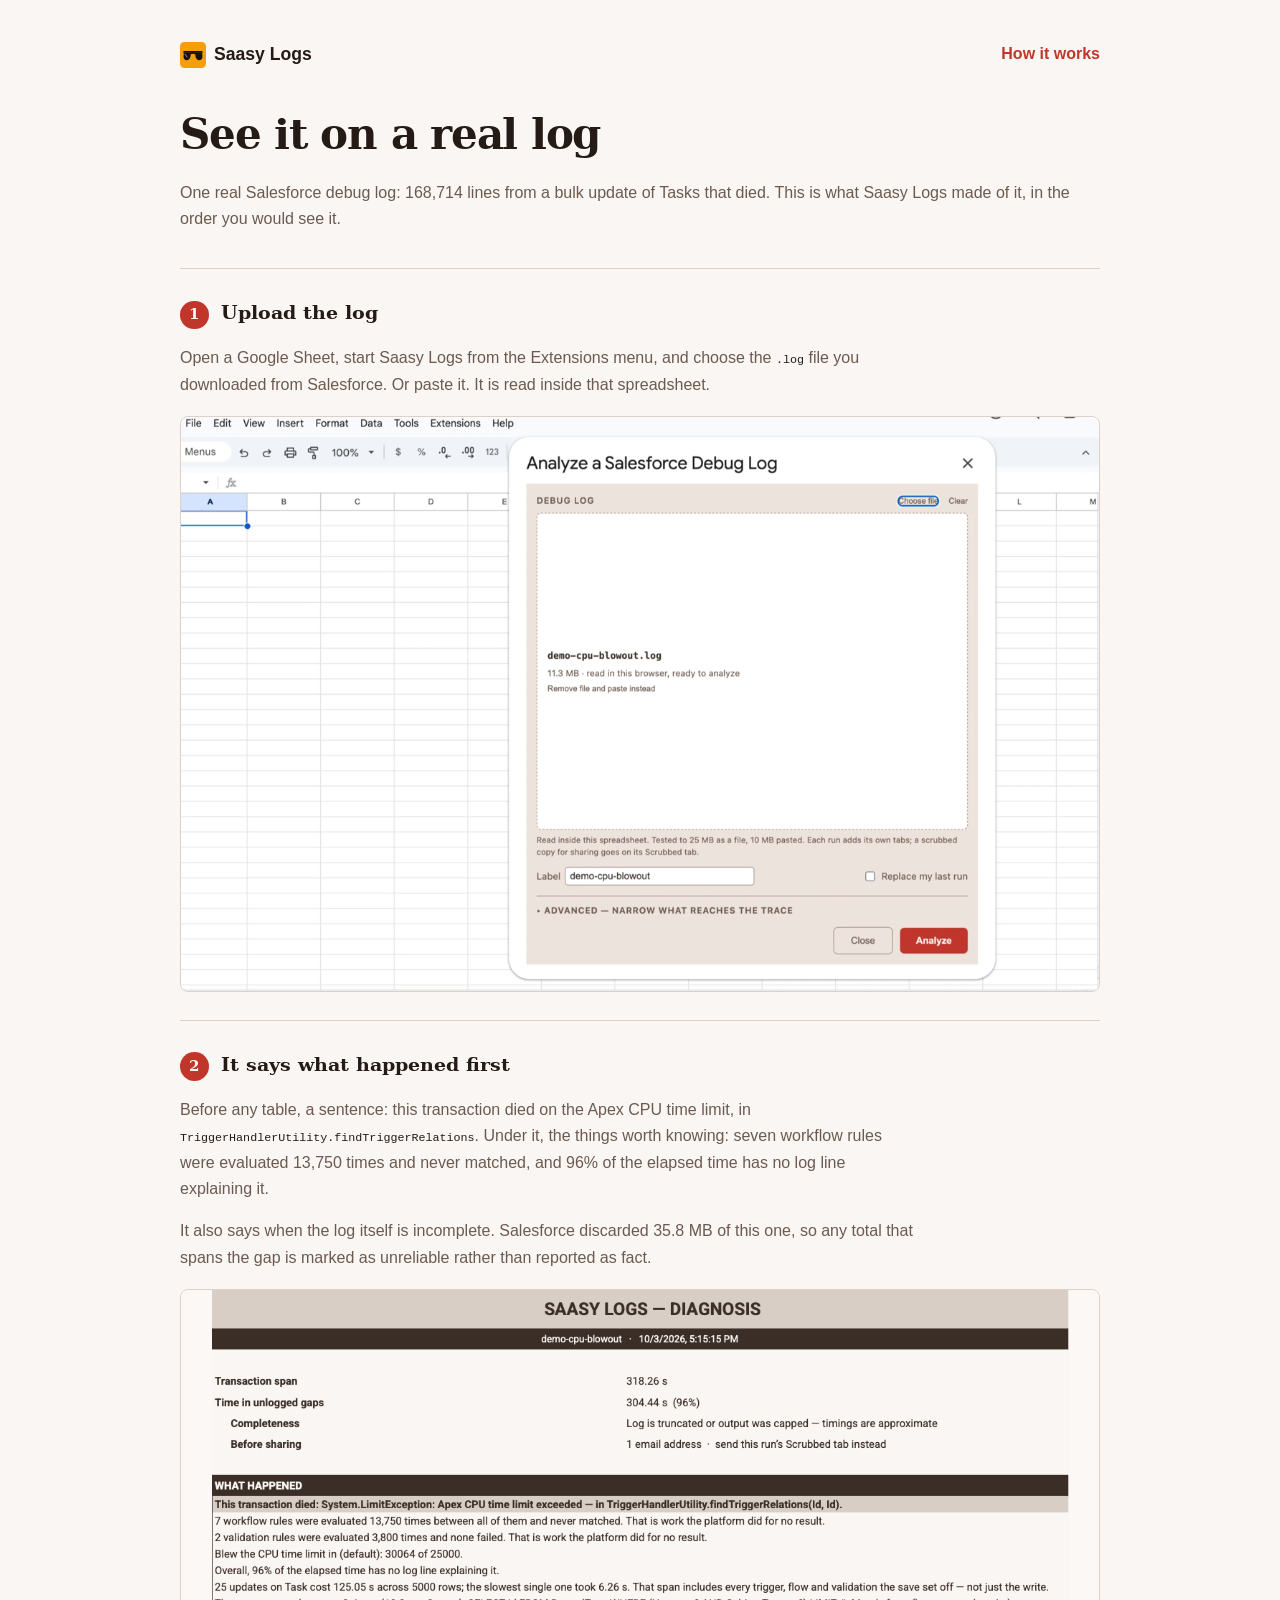
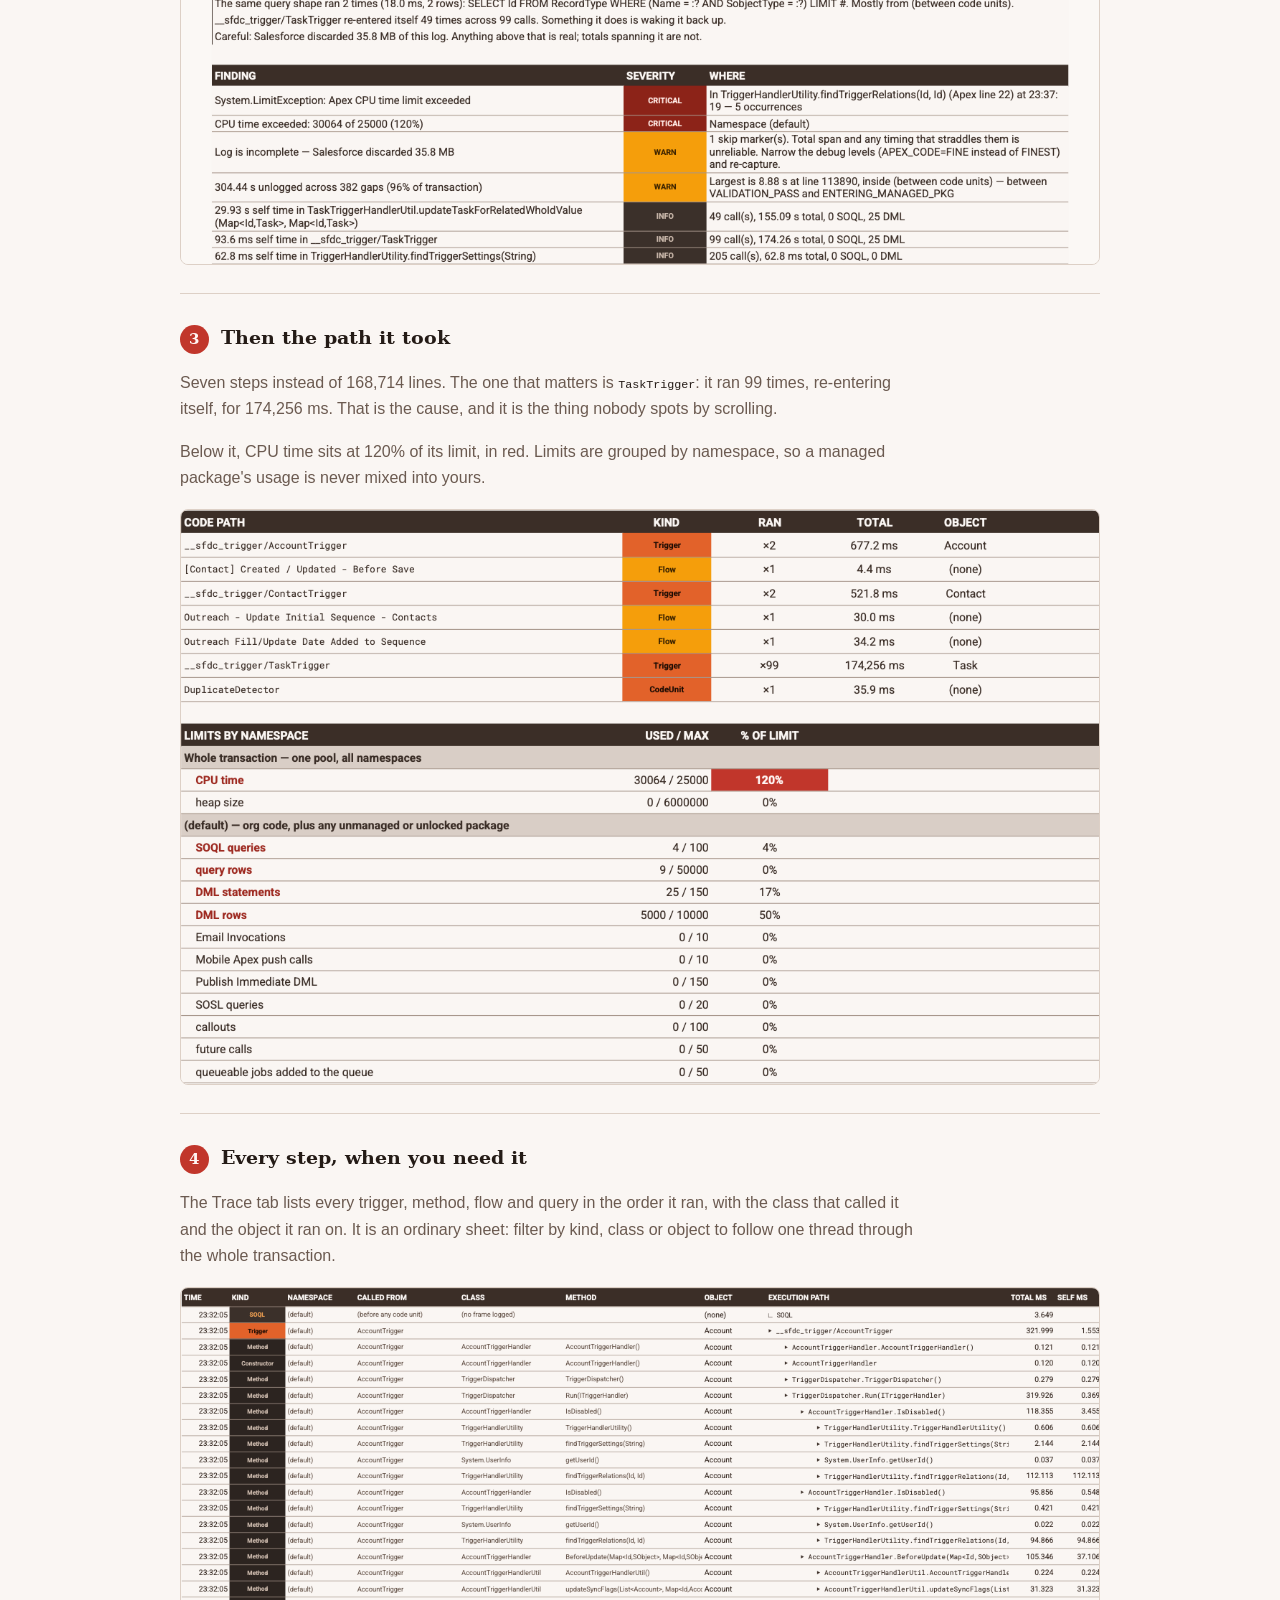
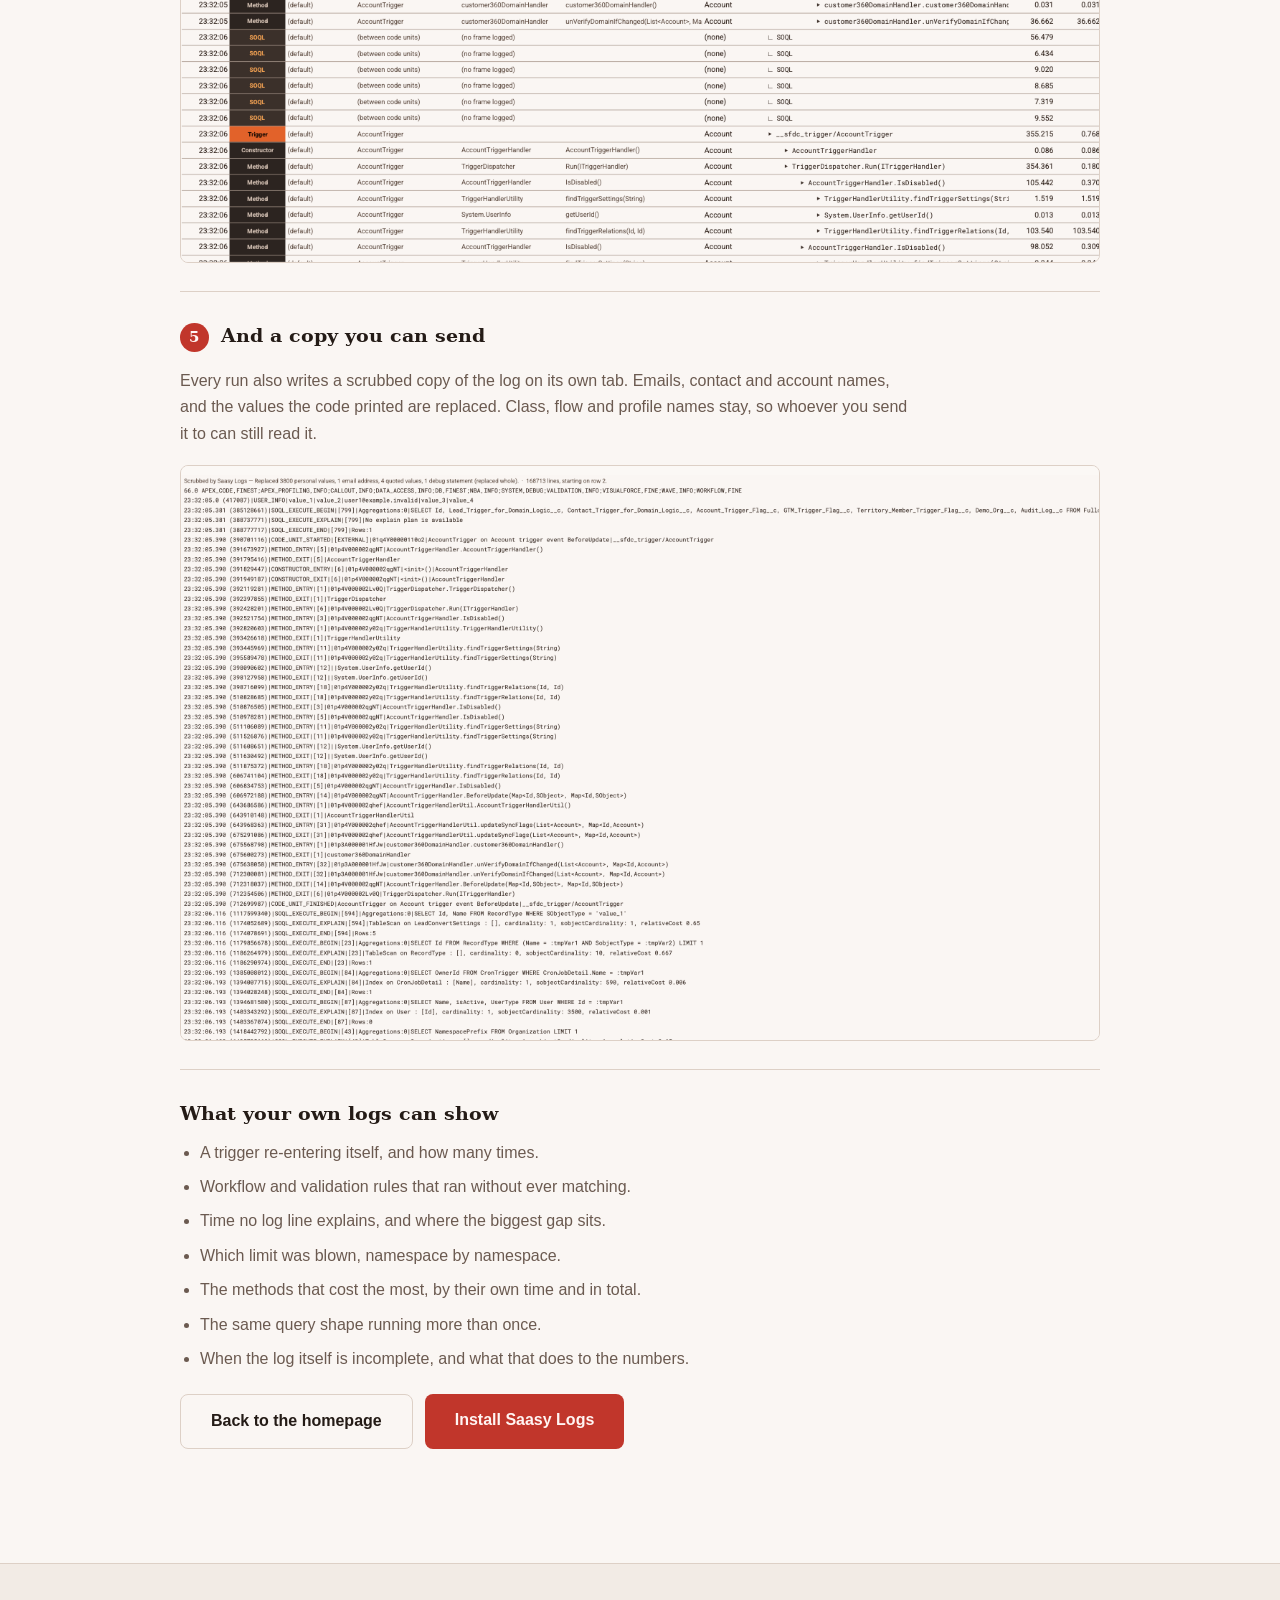
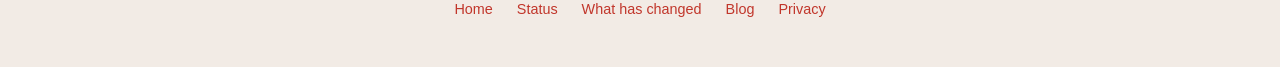
<file: see/index.html>
<!DOCTYPE html>
<html lang="en">
<head>
<meta charset="UTF-8">
<meta name="viewport" content="width=device-width, initial-scale=1.0">
<title>Saasy Logs — see it on a real log</title>
<meta name="description" content="One real Salesforce debug log, 168,714 lines from a bulk update that died on the CPU limit, and what Saasy Logs made of it, step by step.">
<link rel="canonical" href="https://saasylogs.com/see/">
<meta name="theme-color" content="#faf6f3" media="(prefers-color-scheme: light)">
<meta name="theme-color" content="#17120f" media="(prefers-color-scheme: dark)">
<link rel="icon" type="image/svg+xml" href="/brand/favicon.svg?v=2">
<link rel="icon" href="/brand/favicon.ico?v=2" sizes="any">
<link rel="stylesheet" href="/styles.css?v=5">
</head>
<body>

<!--
  THE SEE PAGE (#91), 3 Oct.

  One real log, start to finish. Every number on this page is copied from the
  output of that one run (v0.11.0, label demo-cpu-blowout); none is rounded
  into a nicer claim and none comes from anywhere else. If the screenshots are
  retaken, re-read the numbers off the new run.

  The log: a real 25 MB CPU-blowout log. Values, emails and record IDs are
  scrubbed; the employer's name and two office-identifying profile names were
  replaced. Class, flow and vendor names are as they were, on purpose: they
  are common names, and they are what makes the screenshots read as real.

  Claim only what the homepage's Now list says works. Async hand-offs, the
  object path and many logs at once are Next, so they are not here.
-->

<div class="changes see">
  <p class="wordmark">
    <a class="home" href="/"><img src="/brand/favicon.svg?v=2" width="26" height="26" alt=""><b>Saasy&nbsp;Logs</b></a>
    <a class="top" href="/#how">How it works</a>
  </p>

  <h1>See it on a real log</h1>
  <p class="lede">
    One real Salesforce debug log: 168,714 lines from a bulk update of Tasks
    that died. This is what Saasy&nbsp;Logs made of it, in the order you would
    see it.
  </p>

  <section class="see-step">
    <h2><span class="n">1</span> Upload the log</h2>
    <p>
      Open a Google Sheet, start Saasy&nbsp;Logs from the Extensions menu, and
      choose the <code>.log</code> file you downloaded from Salesforce. Or paste
      it. It is read inside that spreadsheet.
    </p>
    <figure>
      <img src="img/02-analyze-dialog.png" width="1280" height="800" loading="lazy"
           alt="The Analyze dialog inside Google Sheets, with demo-cpu-blowout.log chosen and ready to analyze">
    </figure>
  </section>

  <section class="see-step">
    <h2><span class="n">2</span> It says what happened first</h2>
    <p>
      Before any table, a sentence: this transaction died on the Apex CPU time
      limit, in <code>TriggerHandlerUtility.findTriggerRelations</code>. Under
      it, the things worth knowing: seven workflow rules were evaluated 13,750
      times and never matched, and 96% of the elapsed time has no log line
      explaining it.
    </p>
    <p>
      It also says when the log itself is incomplete. Salesforce discarded
      35.8&nbsp;MB of this one, so any total that spans the gap is marked as
      unreliable rather than reported as fact.
    </p>
    <figure>
      <img src="img/03-summary-what-happened.png" width="1280" height="800" loading="lazy"
           alt="The Summary tab: What happened, leading with the CPU limit failure, then ranked findings marked critical, warn and info">
    </figure>
  </section>

  <section class="see-step">
    <h2><span class="n">3</span> Then the path it took</h2>
    <p>
      Seven steps instead of 168,714 lines. The one that matters is
      <code>TaskTrigger</code>: it ran 99 times, re-entering itself, for
      174,256&nbsp;ms. That is the cause, and it is the thing nobody spots by
      scrolling.
    </p>
    <p>
      Below it, CPU time sits at 120% of its limit, in red. Limits are grouped
      by namespace, so a managed package's usage is never mixed into yours.
    </p>
    <figure>
      <img src="img/04-code-path-and-limits.png" width="1280" height="800" loading="lazy"
           alt="The code path: AccountTrigger, ContactTrigger and flows, then TaskTrigger run 99 times; below, limits by namespace with CPU time at 120 percent">
    </figure>
  </section>

  <section class="see-step">
    <h2><span class="n">4</span> Every step, when you need it</h2>
    <p>
      The Trace tab lists every trigger, method, flow and query in the order it
      ran, with the class that called it and the object it ran on. It is
      an ordinary sheet: filter by kind, class or object to follow one thread
      through the whole transaction.
    </p>
    <figure>
      <img src="img/05-trace.png" width="1280" height="800" loading="lazy"
           alt="The Trace tab: rows in order with time, kind, namespace, called from, class, method, object, an indented execution path and milliseconds">
    </figure>
  </section>

  <section class="see-step">
    <h2><span class="n">5</span> And a copy you can send</h2>
    <p>
      Every run also writes a scrubbed copy of the log on its own tab. Emails,
      contact and account names, and the values the code printed are
      replaced. Class, flow and profile names stay, so whoever you send it to
      can still read it.
    </p>
    <figure>
      <img src="img/06-scrubbed-copy.png" width="1280" height="800" loading="lazy"
           alt="The Scrubbed tab: a note saying what was replaced, then the log line by line with values replaced and names kept">
    </figure>
  </section>

  <section class="see-step">
    <h2>What your own logs can show</h2>
    <ul>
      <li>A trigger re-entering itself, and how many times.</li>
      <li>Workflow and validation rules that ran without ever matching.</li>
      <li>Time no log line explains, and where the biggest gap sits.</li>
      <li>Which limit was blown, namespace by namespace.</li>
      <li>The methods that cost the most, by their own time and in total.</li>
      <li>The same query shape running more than once.</li>
      <li>When the log itself is incomplete, and what that does to the numbers.</li>
    </ul>
    <p class="see-cta">
      <a href="/" class="cta-btn secondary">Back to the homepage</a>
      <a href="https://workspace.google.com/marketplace/app/saasy_logs/726192293541" class="cta-btn">Install Saasy&nbsp;Logs</a>
    </p>
  </section>
</div>

<footer>
  <nav aria-label="Footer">
    <a href="/">Home</a>
    <a href="/#status">Status</a>
    <a href="/changes/">What has changed</a>
    <a href="https://salesforcegirl.hashnode.dev/">Blog</a>
    <a href="/#privacy">Privacy</a>
  </nav>
</footer>

</body>
</html>
</file>
<file: styles.css>
/* ==========================================================================
   Saasy Logs — saasylogs.com
   ==========================================================================
   Lifted out of index.html on 20 Sept. It was 387 of the file's 697 lines,
   so anyone opening the page to read the markup scrolled past the entire
   stylesheet first.

   No build step, no preprocessor, no framework. One file, served as-is.
   Custom properties carry the palette; everything else is plain CSS in the
   order the page uses it: tokens, base, header, sections, samples, roadmap,
   legal, footer.
   ========================================================================== */
/* ============================================================
     EMBER PALETTE

     Warm greys are brown-based, not blue-based. That is what lets
     them sit next to the fire ramp without the two reading as
     separate brands.

       Soot   #17120f   Honey    #fcd34d
       Ash    #221b17   Marigold #f59e0b
       Smoke  #3b302a   Copper   #e2622a
       Stone  #8c7d73   Ember    #c1362b
       Linen  #e8ded7   Auburn   #8c2318
       Chalk  #faf6f3

     Brand hues and severity hues are the same family here, so red
     must not become furniture:
       - the primary action is COPPER, never red
       - red stays reserved for ERROR (Ember) and CRITICAL (Auburn)
       - severity renders as a solid badge, so shape carries the
         signal before hue does — survives greyscale and colour
         blindness

     Light is the default. Dark is applied via prefers-color-scheme,
     so the page follows the reader's system setting with no toggle.
     ============================================================ */

  :root {
    color-scheme: light dark;

    --bg-main:    #faf6f3;   /* Chalk  */
    --bg-card:    #fffdfb;
    --bg-deep:    #f2ebe5;
    --border:     #ddd0c6;
    --border-soft:#eae0d8;

    --text-main:  #241b16;
    --text-muted: #6b5a50;
    /* Stone itself (#8c7d73) only reaches 3.7:1 on Chalk — fine for a border,
       not for the small print it's used on here. Darkened to clear AA at 4.5. */
    --text-faint: #75665c;

    --accent:       #c1362b; /* Ember — better contrast on light */
    --accent-hover: #9e2a21;
    --on-accent:    #fff5f3;
    --accent-glow:  rgba(193, 54, 43, .18);

    --sev-crit-bg: #8c2318;  --sev-crit-fg: #ffe8e3;
    --sev-err-bg:  #c1362b;  --sev-err-fg:  #fff0ed;
    --sev-warn-bg: #f59e0b;  --sev-warn-fg: #3d2400;
    --sev-info-bg: #e8ded7;  --sev-info-fg: #5c4d45;

    --now-fg:   #1f6f4a;
    --next-fg:  #b4530e;
    --later-fg: #6b5a50;
  }

  @media (prefers-color-scheme: dark) {
    :root {
      --bg-main:    #17120f;   /* Soot  */
      --bg-card:    #221b17;   /* Ash   */
      --bg-deep:    #120e0b;
      --border:     #3b302a;   /* Smoke */
      --border-soft:#2c2420;

      --text-main:  #faf6f3;   /* Chalk */
      --text-muted: #b6a498;
      --text-faint: #8c7d73;   /* Stone */

      --accent:       #e2622a; /* Copper — reads better on dark */
      --accent-hover: #f57d45;
      --on-accent:    #1f0d04;
      --accent-glow:  rgba(226, 98, 42, .22);

      --sev-crit-bg: #8c2318;  --sev-crit-fg: #ffe8e3;
      --sev-err-bg:  #c1362b;  --sev-err-fg:  #fff0ed;
      --sev-warn-bg: #f59e0b;  --sev-warn-fg: #3d2400;
      --sev-info-bg: #3b302a;  --sev-info-fg: #cbb9ac;

      --now-fg:   #5cc08d;
      --next-fg:  #f0a052;
      --later-fg: #a8978c;
    }
  }

  *, *::before, *::after { box-sizing: border-box; }

  body {
    font-family: -apple-system, BlinkMacSystemFont, "Segoe UI", Roboto, Helvetica, Arial, sans-serif;
    background-color: var(--bg-main);
    color: var(--text-main);
    line-height: 1.65;
    margin: 0;
  }

  a { color: var(--accent); }

  :focus-visible {
    outline: 2px solid var(--accent);
    outline-offset: 3px;
    border-radius: 4px;
  }

  .wrap { max-width: 1080px; margin: 0 auto; padding: 0 20px; }

  .sr-only {
    position: absolute; width: 1px; height: 1px;
    padding: 0; margin: -1px; overflow: hidden;
    clip: rect(0 0 0 0); white-space: nowrap; border: 0;
  }

  /* ---------------- header ---------------- */

  header {
    text-align: center;
    padding: 64px 20px 48px;
    border-bottom: 1px solid var(--border);
  }

  .logo {
    width: 132px;
    height: 132px;
    /* No border-radius here any more: the tile and its copper keyline are
       drawn inside logo.svg, so a CSS radius clipped the corners of a shape
       that already had its own. The file has to carry them regardless —
       Google, Slack and LinkedIn render it without this stylesheet. */
    margin-bottom: 22px;
    box-shadow: 0 10px 30px -8px var(--accent-glow);
  }

  /* Titles in the logo's face.
   *
   * This used to be `"DejaVu Serif", Georgia, ...` with no webfont, on the
   * reasoning that a 350 KB download to set six headings was a bad trade.
   * The trade was real; the premise was not. DejaVu ships with Linux distros
   * and LibreOffice - it is NOT bundled with macOS or Windows. So the first
   * name in that stack matched almost nowhere, every visitor got Georgia, and
   * the titles were never in the logo's face at all. It looked correct while
   * being authored on a machine that happened to have the font.
   *
   * Subsetting to Latin-1 plus the punctuation the page actually uses brings
   * it to 24 KB, which is a different decision than 350 KB. Self-hosted, so
   * the page still makes zero third-party requests - no Google Fonts, nothing
   * that tells anyone else who visited.
   *
   * WOFF, not WOFF2: the machine this was built on has no brotli and no root
   * to install it. WOFF2 would be ~30% smaller. If you ever regenerate this
   * somewhere with brotli, use --flavor=woff2 and add it to the src list
   * ahead of the woff.
   *
   * Georgia stays as the fallback for the swap period and for anyone who
   * blocks webfonts. */
  @font-face {
    font-family: "Saasy Serif";
    src: url("/fonts/DejaVuSerif-Bold-subset.woff") format("woff");
    font-weight: 700;
    font-style: normal;
    font-display: swap;
  }

  h1, h2, .section-title, .stage-name, .legal-section h3 {
    font-family: "Saasy Serif", "DejaVu Serif", Georgia, "Times New Roman", serif;
    font-weight: 700;
  }

  h1 {
    font-size: clamp(2rem, 6vw, 2.6rem);
    margin: 8px 0 12px;
    letter-spacing: -.03em;
  }

  .kicker {
    /* Italic: the subset is Bold roman only, so this synthesises. Deliberate
       - shipping a second face for one line is the 350 KB mistake again. */
    font-family: "Saasy Serif", "DejaVu Serif", Georgia, "Times New Roman", serif;
    font-size: 1.05rem; font-style: italic;
    color: var(--accent); margin: 0 0 14px;
  }
  .tagline {
    font-size: 1.15rem;
    color: var(--text-muted);
    max-width: 640px;
    margin: 0 auto 14px;
  }
  .tagline strong { color: var(--text-main); font-weight: 650; }

  .scope {
    max-width: 640px; margin: 0 auto 26px;
    font-size: .92rem; color: var(--text-muted); line-height: 1.6;
  }


  .cta-row {
    display: flex; gap: 12px; justify-content: center;
    flex-wrap: wrap; margin-top: 28px;
  }

  .cta-btn {
    display: inline-block;
    background-color: var(--accent);
    color: var(--on-accent);
    padding: 13px 30px;
    font-weight: 700;
    border-radius: 8px;
    text-decoration: none;
    transition: transform .18s ease, background-color .18s ease;
  }
  .cta-btn:hover { transform: translateY(-2px); background-color: var(--accent-hover); }

  .cta-btn.secondary {
    background: transparent;
    color: var(--text-main);
    border: 1px solid var(--border);
  }
  .cta-btn.secondary:hover { background: var(--bg-card); border-color: var(--text-faint); }

  @media (prefers-reduced-motion: reduce) {
    .cta-btn, .stage-card { transition: none; }
    .cta-btn:hover { transform: none; }
  }

  /* ---------------- not-yet-installable notice ---------------- */

  .notice {
    max-width: 660px;
    margin: 26px auto 0;
    border: 1px solid var(--border);
    border-left: 3px solid var(--accent);
    background: var(--bg-card);
    border-radius: 8px;
    padding: 14px 18px;
    font-size: .93rem;
    color: var(--text-muted);
    text-align: left;
  }
  .notice strong { color: var(--text-main); }

  /* ---------------- sections ---------------- */

  main { padding: 60px 0 20px; }

  .section-title {
    text-align: center;
    font-size: 1.6rem;
    margin: 0 0 10px;
    letter-spacing: -.02em;
  }
  .section-sub {
    text-align: center;
    color: var(--text-muted);
    max-width: 660px;
    margin: 0 auto 40px;
  }

  /* ---------------- how it works (1 Oct) ---------------- */
  .steps {
    list-style: none; counter-reset: step; padding: 0;
    margin: 0 auto 72px; max-width: 900px;
    display: grid; grid-template-columns: repeat(auto-fit, minmax(220px, 1fr)); gap: 20px;
  }
  .steps li {
    counter-increment: step;
    background: var(--bg-card); border: 1px solid var(--border);
    border-radius: 16px; padding: 22px; color: var(--text-muted);
  }
  .steps li::before {
    content: counter(step);
    display: flex; align-items: center; justify-content: center;
    width: 1.9rem; height: 1.9rem; border-radius: 50%; margin-bottom: 12px;
    background: var(--accent); color: var(--on-accent); font-weight: 700;
  }
  .steps strong { color: var(--text-main); font-weight: 650; }

  /* ---------------- the narration ---------------- */

  .story {
    background: var(--bg-card);
    border: 1px solid var(--border);
    border-radius: 12px;
    padding: 26px 30px;
    margin-bottom: 30px;
  }
  .story-head {
    font-size: .72rem; letter-spacing: .13em; text-transform: uppercase;
    color: var(--text-faint); font-weight: 700; margin-bottom: 16px;
  }
  .story p {
    margin: 0 0 14px;
    font-size: 1.06rem;
    line-height: 1.6;
  }
  .story p:last-child { margin-bottom: 0; }
  .story .lead { font-weight: 650; color: var(--text-main); }
  .story .rest { color: var(--text-muted); }

  .story-note {
    text-align: center; color: var(--text-faint);
    font-size: .87rem; max-width: 640px; margin: 0 auto 76px;
  }

  /* ---------------- sample output ---------------- */

  .sample {
    background: var(--bg-deep);
    border: 1px solid var(--border);
    border-radius: 12px;
    padding: 18px 20px;
    overflow-x: auto;
    margin-bottom: 76px;
  }
  .sample table { border-collapse: collapse; width: 100%; min-width: 620px; font-size: .86rem; }
  .sample th {
    text-align: left; padding: 6px 12px 10px;
    color: var(--text-muted); font-weight: 600;
    border-bottom: 1px solid var(--border);
    font-size: .74rem; letter-spacing: .09em; text-transform: uppercase;
  }
  .sample td { padding: 10px 12px; border-bottom: 1px solid var(--border-soft); vertical-align: top; }
  .sample tr:last-child td { border-bottom: 0; }
  .sample code {
    font-family: "SF Mono", Menlo, Consolas, monospace;
    font-size: .82rem; color: var(--text-muted);
  }

  /* The trace sample. Tighter rows than the findings table because the point
     is the shape of the path, not the prose in any one row. */
  .sample table.trace { min-width: 660px; font-size: .82rem; }
  .sample table.trace td { padding: 7px 12px; }
  .sample table.trace .num { text-align: right; font-variant-numeric: tabular-nums;
                             font-family: "SF Mono", Menlo, Consolas, monospace; }
  .sample table.trace th.num { text-align: right; }
  .sample table.trace tr.hot td { background: var(--accent-glow); }
  .sample table.trace tr.hot .num { font-weight: 700; color: var(--accent); }
  .k {
    display: inline-block; font-size: .66rem; letter-spacing: .07em;
    text-transform: uppercase; font-weight: 700; padding: 2px 7px;
    border-radius: 4px; background: var(--bg-card); border: 1px solid var(--border);
    color: var(--text-muted); white-space: nowrap;
  }
  .k-trig { background: var(--accent); border-color: var(--accent); color: var(--on-accent); }
  .k-wf   { background: var(--sev-warn-bg); border-color: var(--sev-warn-bg); color: var(--sev-warn-fg); }

  /* Severity as a solid badge: shape reads before hue, so it still
     works in greyscale, in a screenshot, and for colourblind readers. */
  .sev {
    display: inline-block;
    font-weight: 700; font-size: .68rem; letter-spacing: .07em;
    white-space: nowrap; padding: 3px 9px; border-radius: 4px;
    font-family: "SF Mono", Menlo, Consolas, monospace;
  }
  .sev-crit { background: var(--sev-crit-bg); color: var(--sev-crit-fg); }
  .sev-err  { background: var(--sev-err-bg);  color: var(--sev-err-fg);  }
  .sev-warn { background: var(--sev-warn-bg); color: var(--sev-warn-fg); }
  .sev-info { background: var(--sev-info-bg); color: var(--sev-info-fg); }

  /* ---------------- now / next / later ---------------- */

  .stage-grid {
    display: grid;
    grid-template-columns: repeat(auto-fit, minmax(290px, 1fr));
    gap: 26px;
    margin-bottom: 72px;
  }

  .stage-card {
    background-color: var(--bg-card);
    border: 1px solid var(--border);
    border-radius: 16px;
    padding: 28px;
    transition: border-color .25s ease;
    display: flex; flex-direction: column;
  }
  .stage-card:hover { border-color: var(--text-faint); }
  .stage-card.is-now { border-color: var(--accent); }

  .stage-name { font-size: 1.25rem; font-weight: 700; margin-bottom: 2px; }
  .stage-name.now   { color: var(--now-fg); }
  .stage-name.next  { color: var(--next-fg); }
  .stage-name.later { color: var(--later-fg); }

  .stage-sub {
    font-size: .8rem; font-weight: 600; margin-bottom: 20px;
    color: var(--text-faint);
    letter-spacing: .05em; text-transform: uppercase;
  }

  .feature-list { list-style: none; padding: 0; margin: 0; color: var(--text-muted); font-size: .93rem; }

  /* The marker is absolutely positioned rather than a flex sibling. As flex
     items, <strong> and the text after it became separate columns and the
     bullet text laid out in two narrow stacks. This keeps the content inline. */
  .feature-list li { margin-bottom: 13px; position: relative; padding-left: 22px; }
  .feature-list li::before {
    content: "✓"; color: var(--now-fg); font-weight: 700;
    position: absolute; left: 0; top: 0;
  }
  .feature-list strong { color: var(--text-main); font-weight: 600; }
  .feature-list code { white-space: nowrap; }

  .stage-card.is-next .feature-list li::before  { content: "→"; color: var(--next-fg); }
  .stage-card.is-later .feature-list li::before { content: "○"; color: var(--later-fg); }

  /* ---------------- what has changed (/changes/, 1 Oct) ---------------- */
  .changes { max-width: 46rem; margin: 0 auto; padding: 40px 20px 20px; }
  .wordmark { display: flex; align-items: center; gap: 10px; margin: 0 0 32px; }
  .wordmark .home { display: flex; align-items: center; gap: 8px;
                    color: var(--text-main); text-decoration: none; font-size: 1.1rem; }
  .wordmark .home:hover b { text-decoration: underline; }
  .wordmark .top { margin-left: auto; font-weight: 600; text-decoration: none; }
  .changes h1 { text-align: left; margin: 0 0 10px; }
  .changes .lede { color: var(--text-muted); margin: 0 0 36px; }
  .changes h2 { font-size: 1.2rem; margin: 0 0 10px; display: flex;
                align-items: baseline; gap: 12px; flex-wrap: wrap; }
  .changes h3 { font-size: .8rem; text-transform: uppercase; letter-spacing: .08em;
                color: var(--text-faint); margin: 16px 0 6px; }
  .changes ul { margin: 0; padding-left: 20px; color: var(--text-muted); }
  .changes li { margin-bottom: 8px; }
  .changes li strong { color: var(--text-main); }
  .changes .when { font-size: .85rem; font-weight: 500; color: var(--text-faint);
                   font-family: inherit; letter-spacing: 0; }
  .change-block, .release { padding: 24px 0; border-top: 1px solid var(--border); }
  .change-block p { color: var(--text-muted); margin: 0; }

  /* ---------------- the see page (/see/, 3 Oct) ---------------- */
  .see { max-width: 60rem; }
  .see-step { padding: 28px 0; border-top: 1px solid var(--border); }
  .see-step p { color: var(--text-muted); max-width: 46rem; }
  .see-step code { font-size: .9em; color: var(--text-main); }
  .see h2 .n {
    display: inline-flex; align-items: center; justify-content: center;
    width: 1.8rem; height: 1.8rem; border-radius: 50%;
    background: var(--accent); color: var(--on-accent); font-size: .95rem;
  }
  .see figure { margin: 18px 0 0; }
  /* The screenshots are full-bleed by Google's rules; a hairline border
     keeps a light screenshot from melting into a light page. */
  .see figure img {
    display: block; width: 100%; height: auto;
    border: 1px solid var(--border); border-radius: 8px;
  }
  .see-cta { display: flex; gap: 12px; flex-wrap: wrap; margin-top: 22px; }

  /* ---------------- legal ---------------- */

  .legal-section {
    background-color: var(--bg-card);
    border: 1px solid var(--border);
    border-radius: 12px;
    padding: 34px;
    margin-bottom: 26px;
    scroll-margin-top: 24px;
  }
  .legal-section h3 { margin-top: 0; font-size: 1.15rem; }
  .legal-section p { color: var(--text-muted); }
  .legal-section p:last-child { margin-bottom: 0; }
  .legal-section strong { color: var(--text-main); }
  .updated { font-size: .8rem; color: var(--text-faint); margin-top: 20px !important; }

  /* ---------------- footer ---------------- */

  footer {
    background-color: var(--bg-deep);
    padding: 34px 20px;
    text-align: center;
    font-size: .9rem;
    color: var(--text-muted);
    border-top: 1px solid var(--border);
    margin-top: 50px;
  }
  footer nav { margin-bottom: 12px; }
  footer nav a { margin: 0 10px; text-decoration: none; }
  footer nav a:hover { text-decoration: underline; }
  footer p { margin: 6px 0; }
</file>
